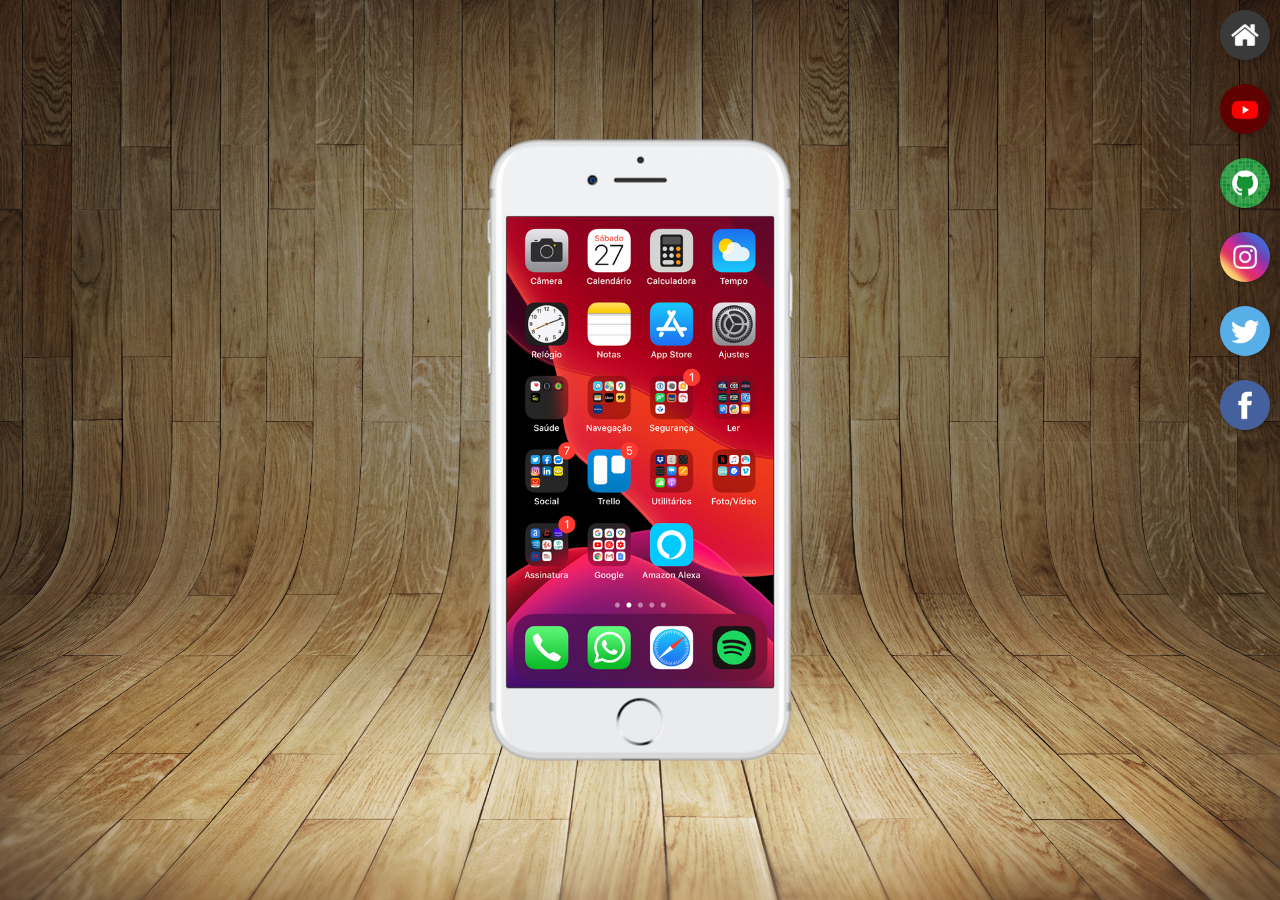
<file: index.html>
<!DOCTYPE html>
<html lang="pt-BR">
<head>
    <meta charset="UTF-8">
    <meta http-equiv="X-UA-Compatible" content="IE=edge">
    <meta name="viewport" content="width=device-width, initial-scale=1.0">
    <title>Sociais</title>

    <link rel="shortcut icon" href="imagens/favicon.ico" type="image/x-icon">
    <link rel="stylesheet" href="estilos/main.css">


</head>
<body>
    <main>
        <section id="telefone">
            <iframe src="paginas/home.html" name="tela" id="tela" frameborder="0">
                Seu navegador não é conpatível com isso!
            </iframe>
        </section>
        <section id="redes-sociais">
            <a href="paginas/home.html" target="tela"><img src="imagens/logo-home.jpg" alt="Home"></a><br>
            <a href="paginas/youtube.html" target="tela"><img src="imagens/logo-youtube.jpg" alt="Youtuber"></a><br>
            <a href="paginas/github.html" target="tela"><img src="imagens/logo-github.jpg" alt="Github"></a><br>
            <a href="paginas/instagram.html" target="tela"><img src="imagens/logo-instagram.jpg" alt="Instagram"></a><br>
            <a href="paginas/twitter.html" target="tela"><img src="imagens/logo-twitter.jpg" alt="Twitter"></a><br>
            <a href="paginas/facebook.html" target="tela"><img src="imagens/logo-facebook.jpg" alt="Facebook"></a>
        </section>
    </main>
</body>
</html>
</file>
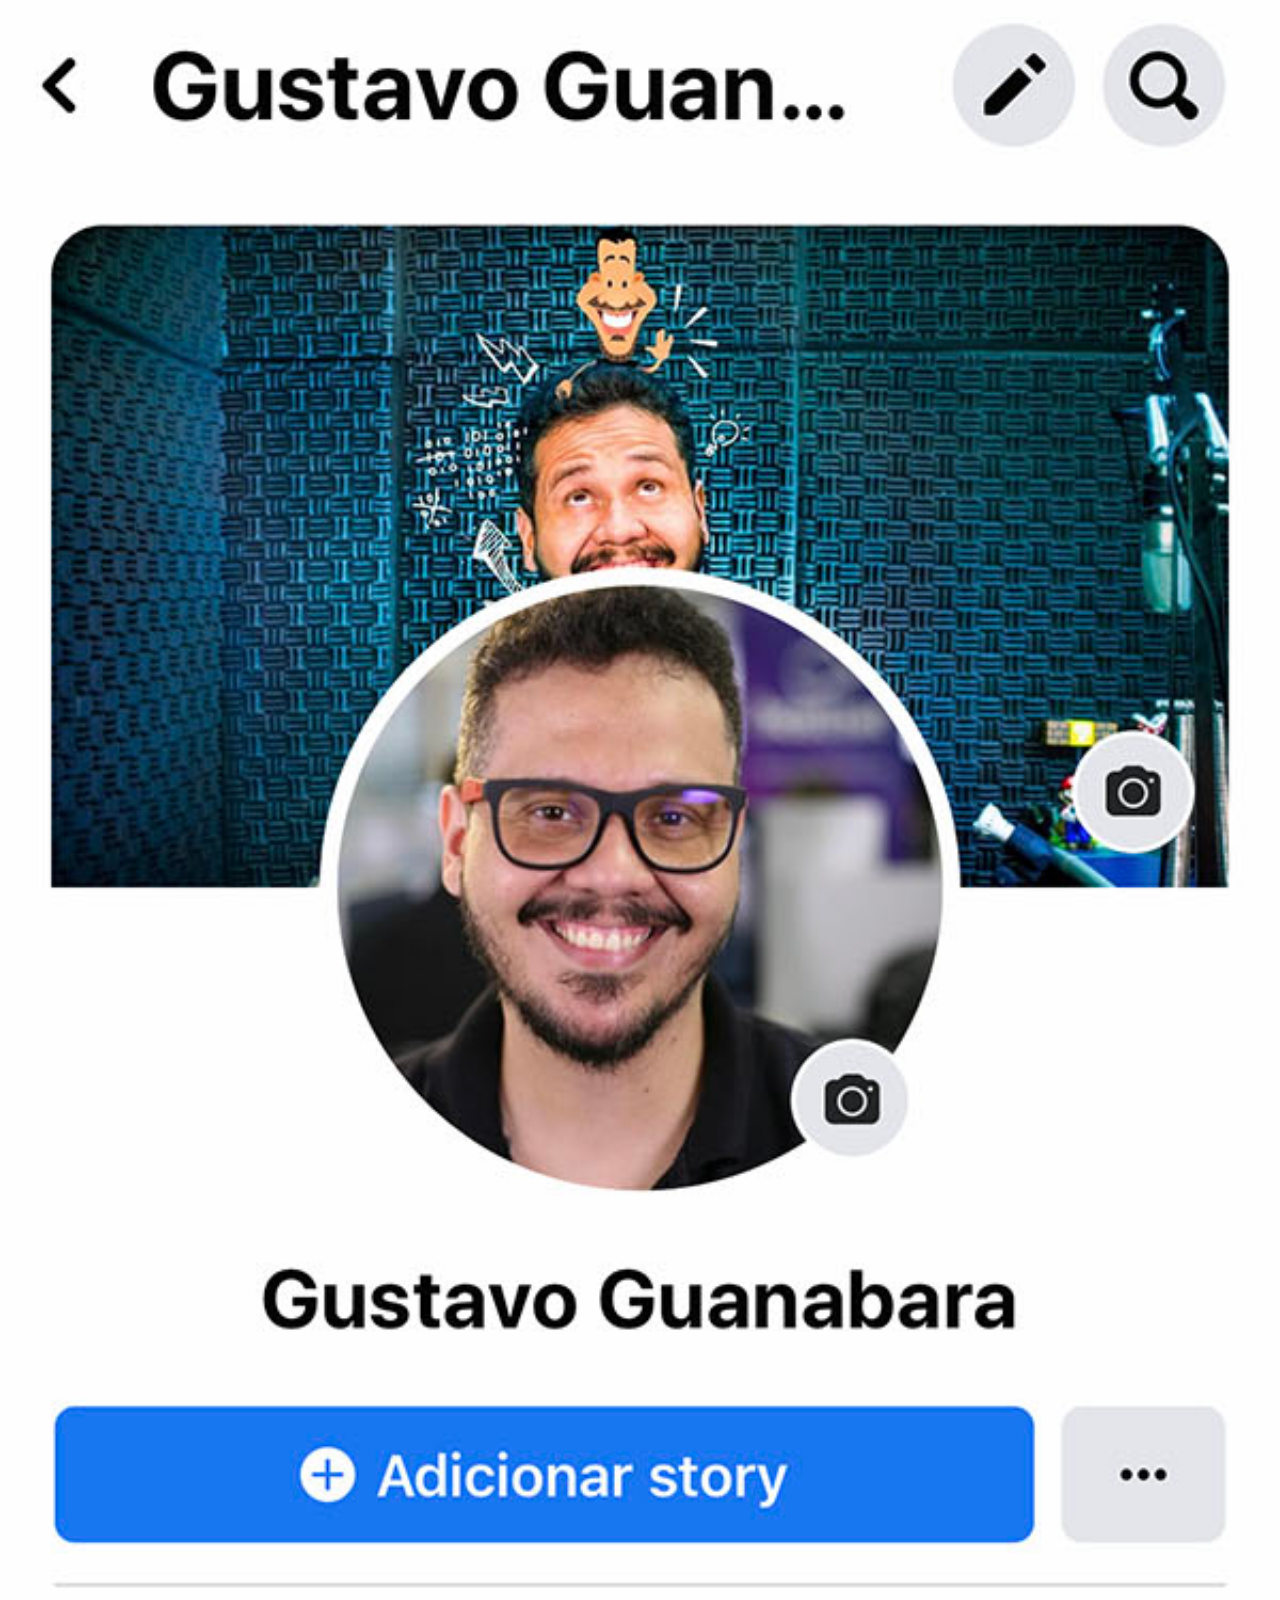
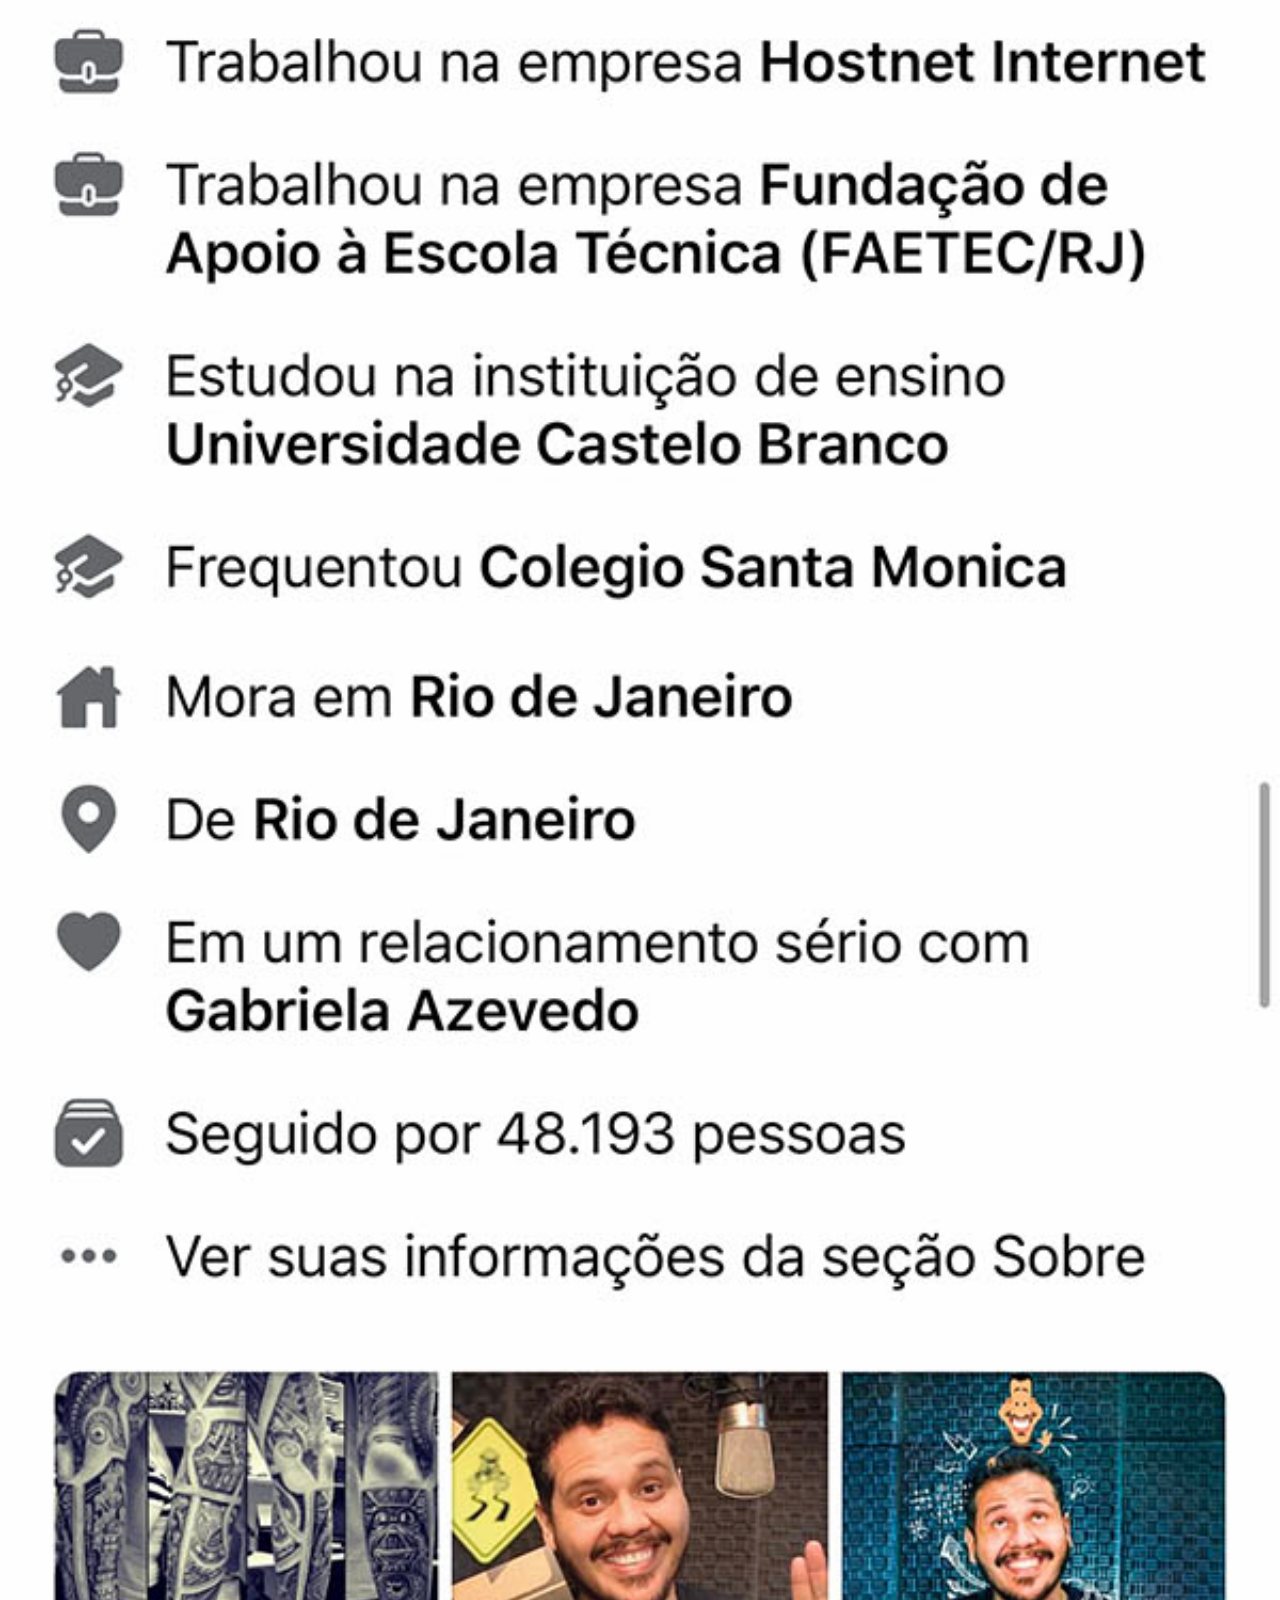
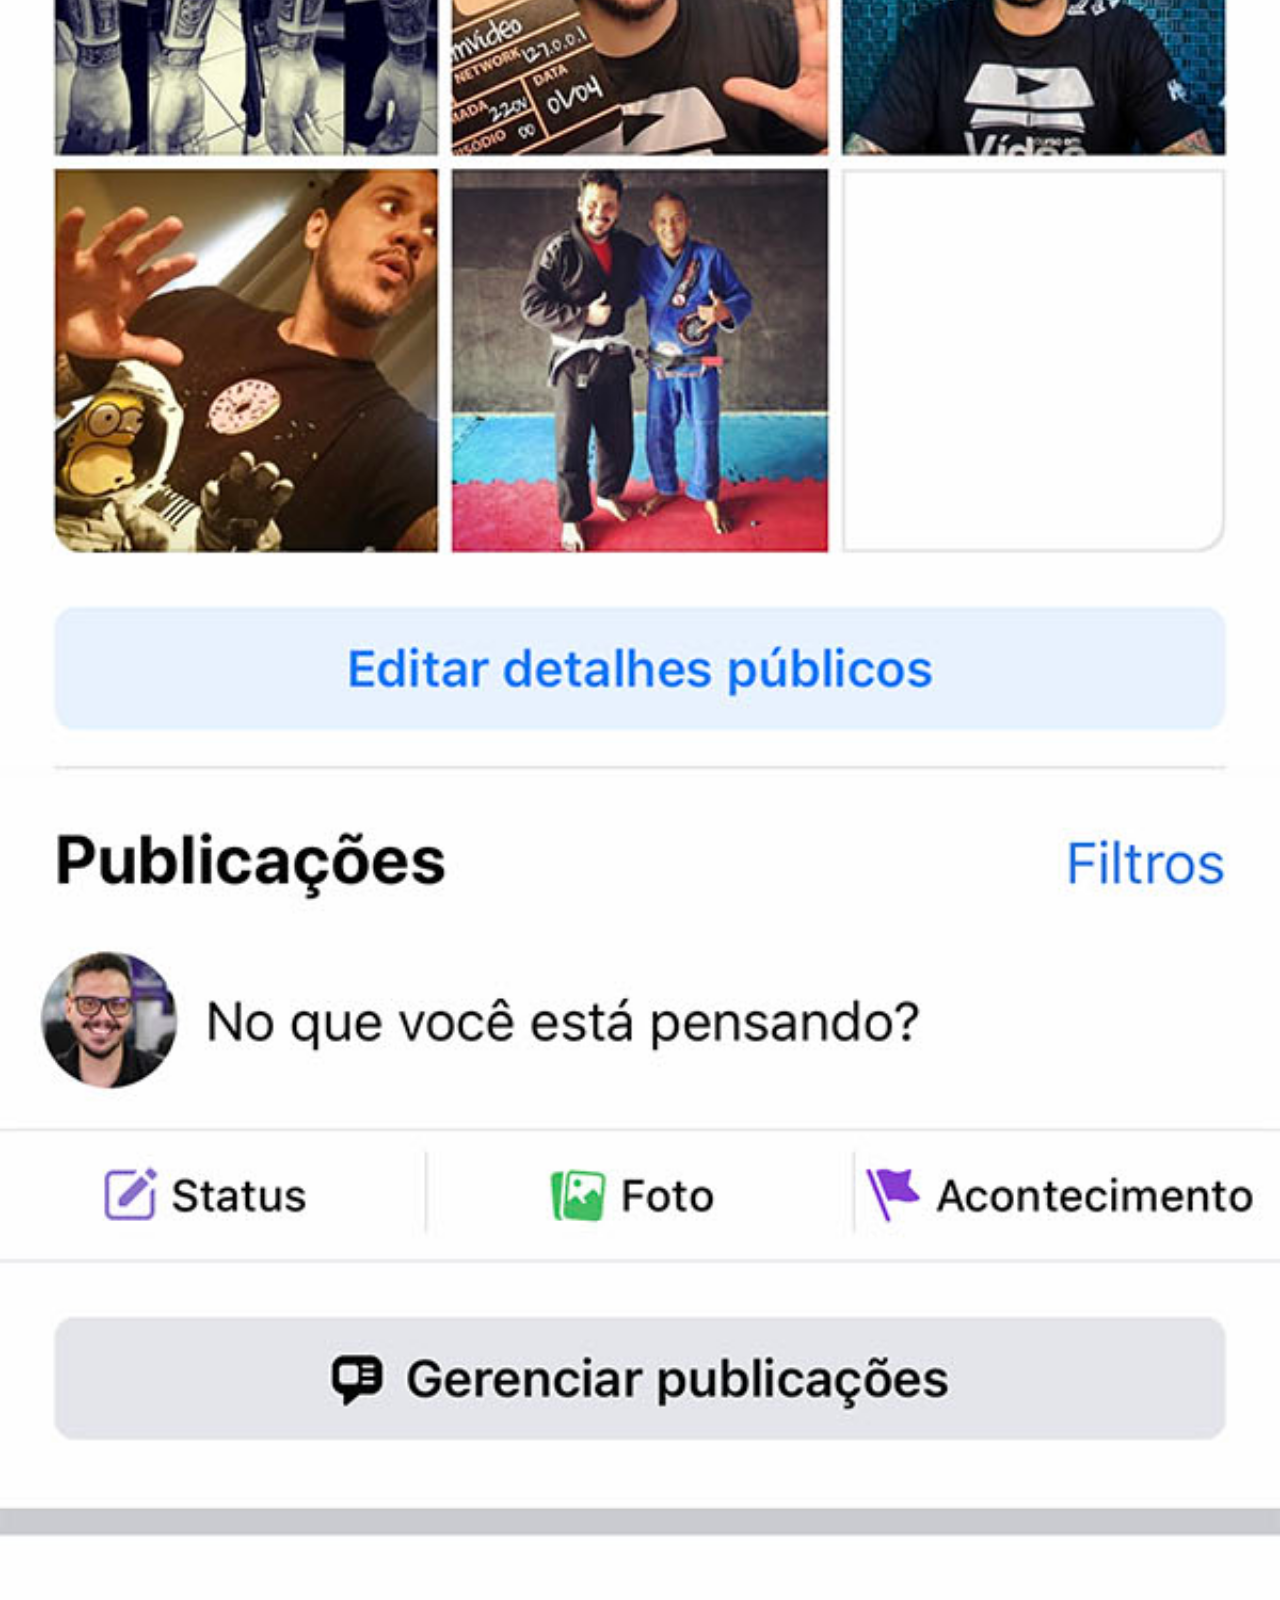
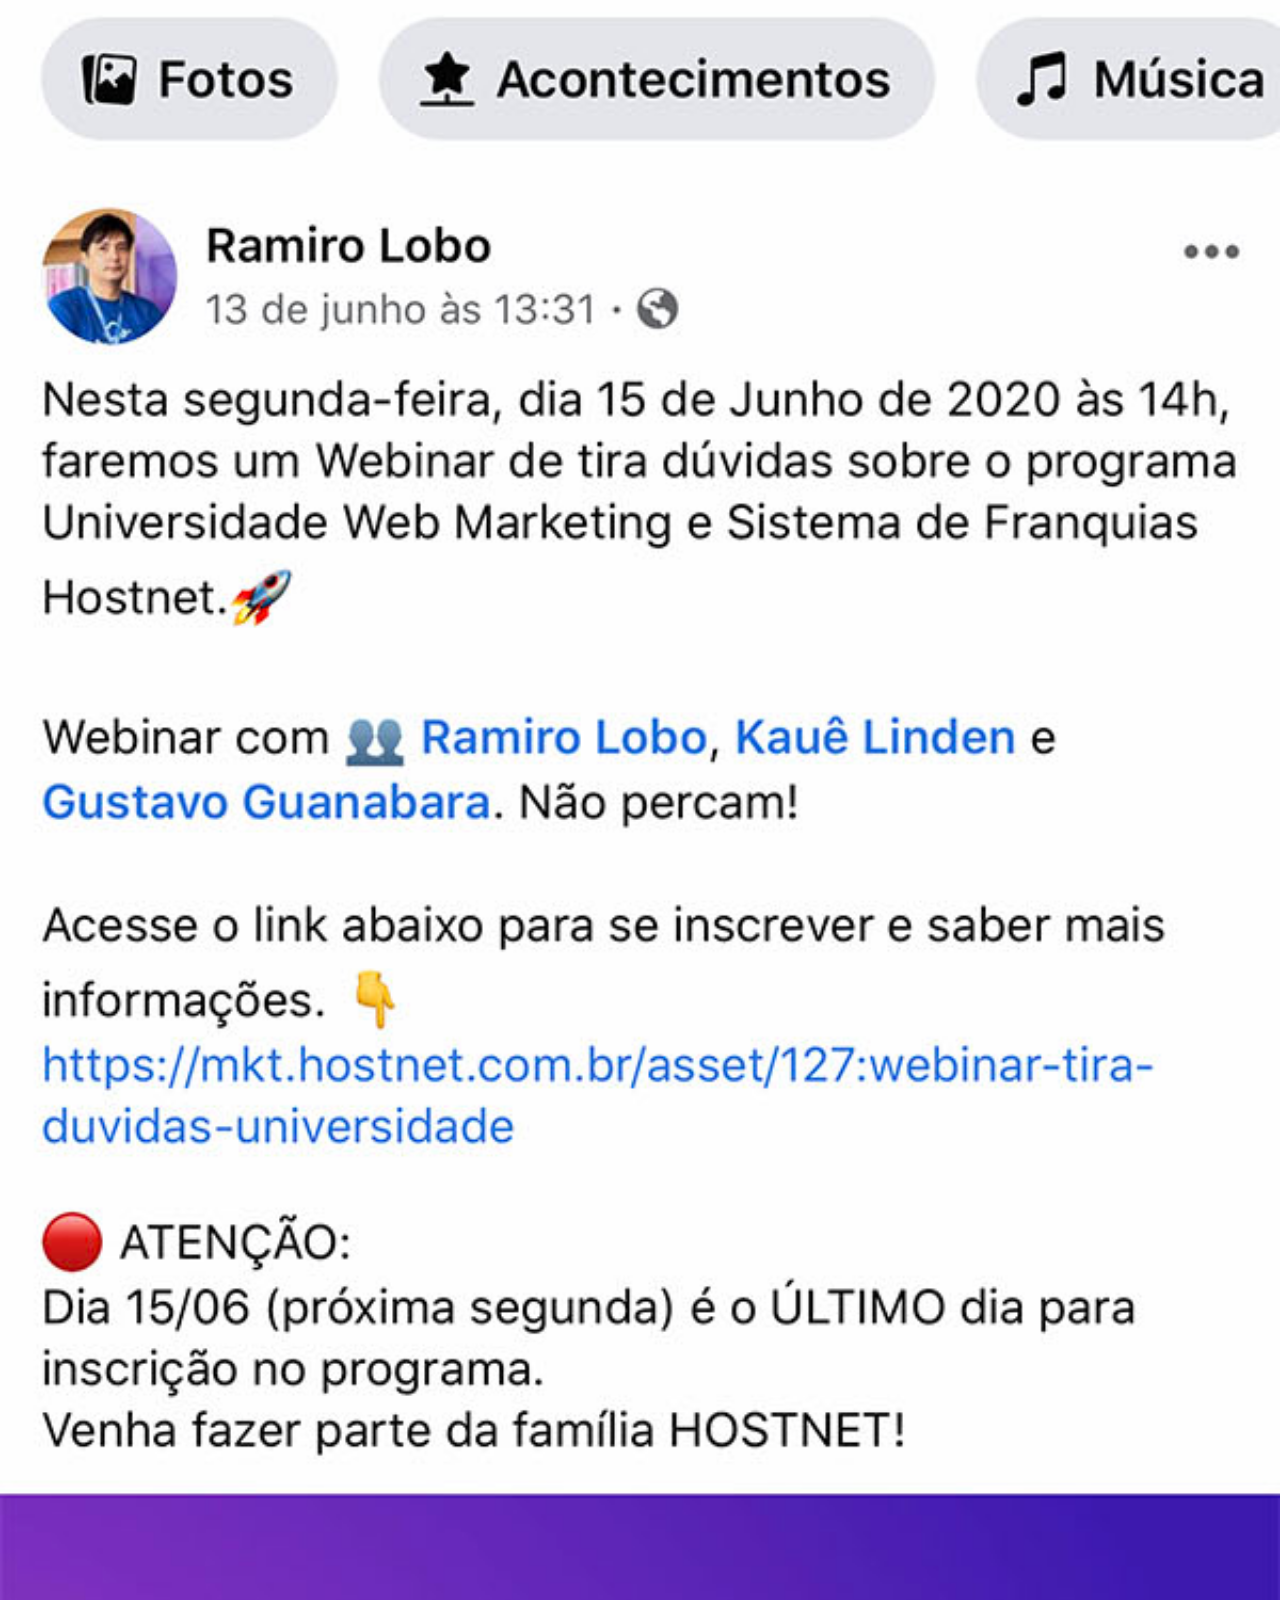
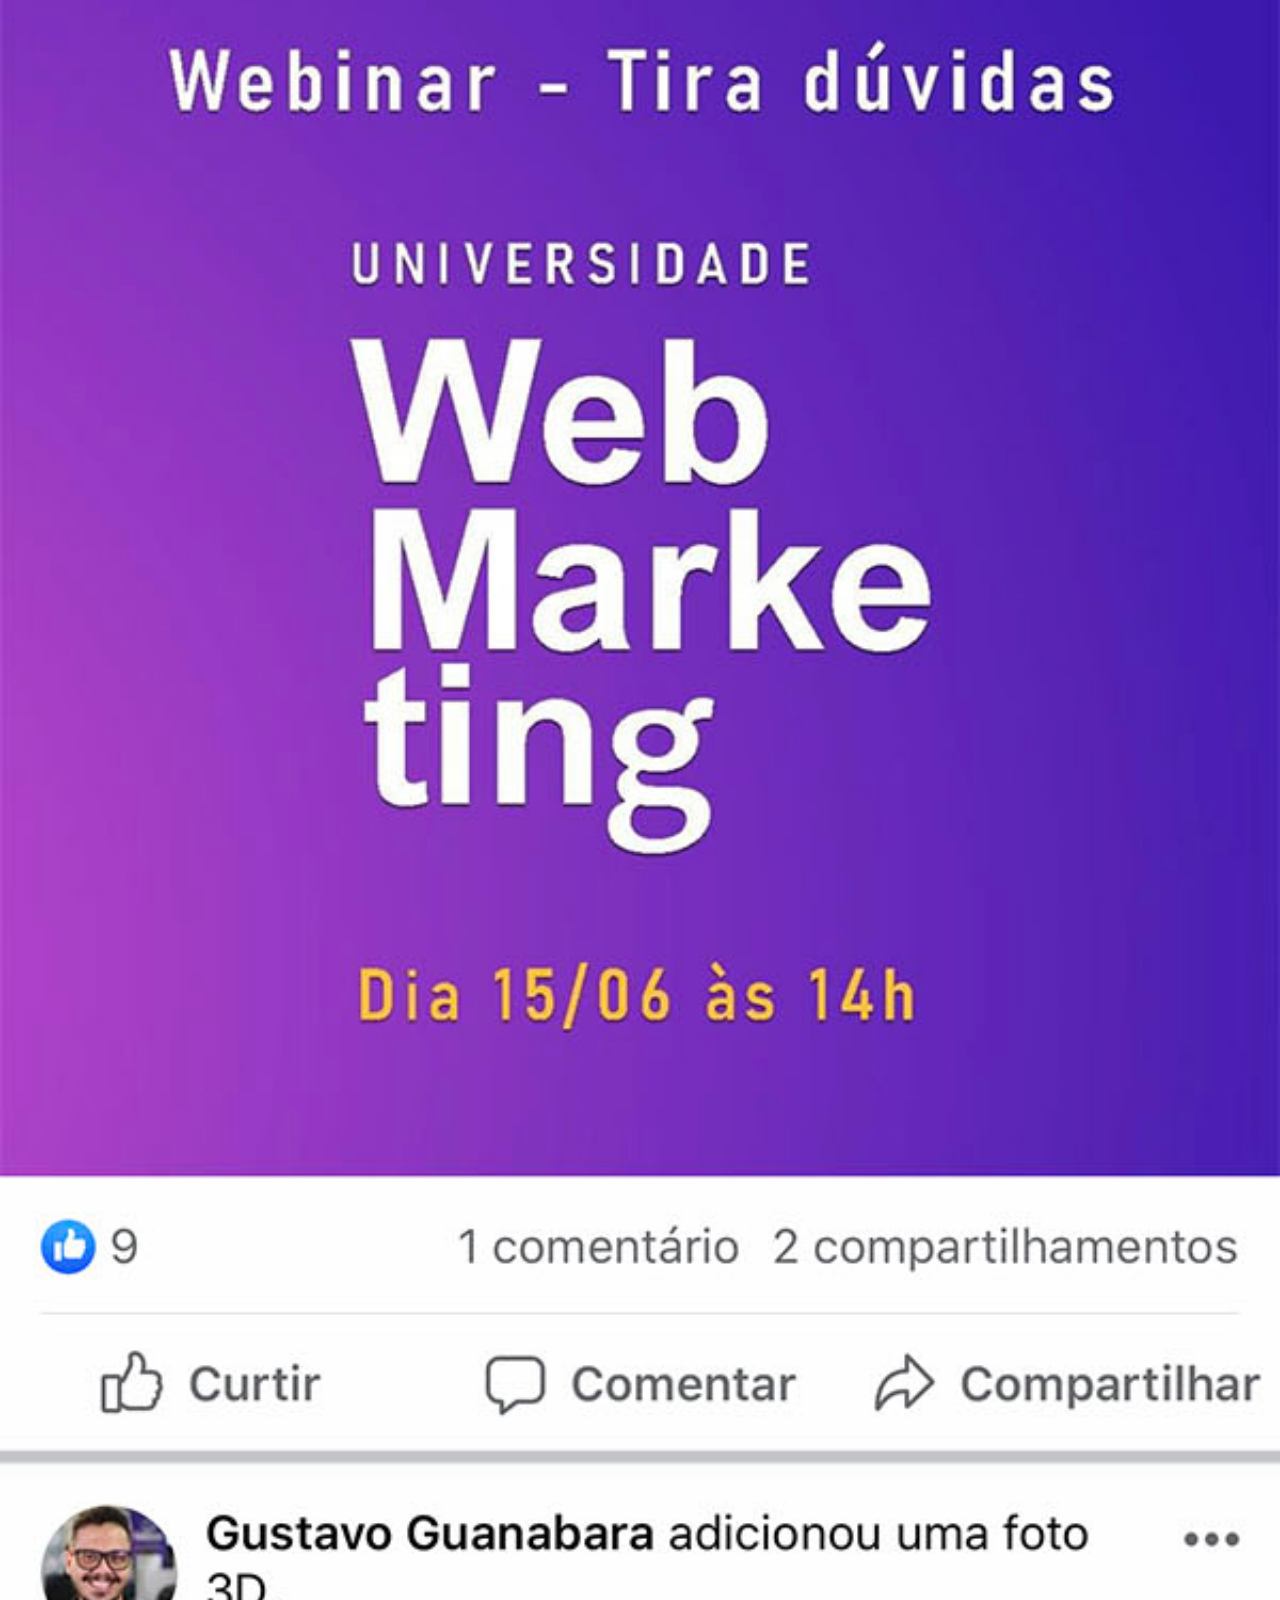
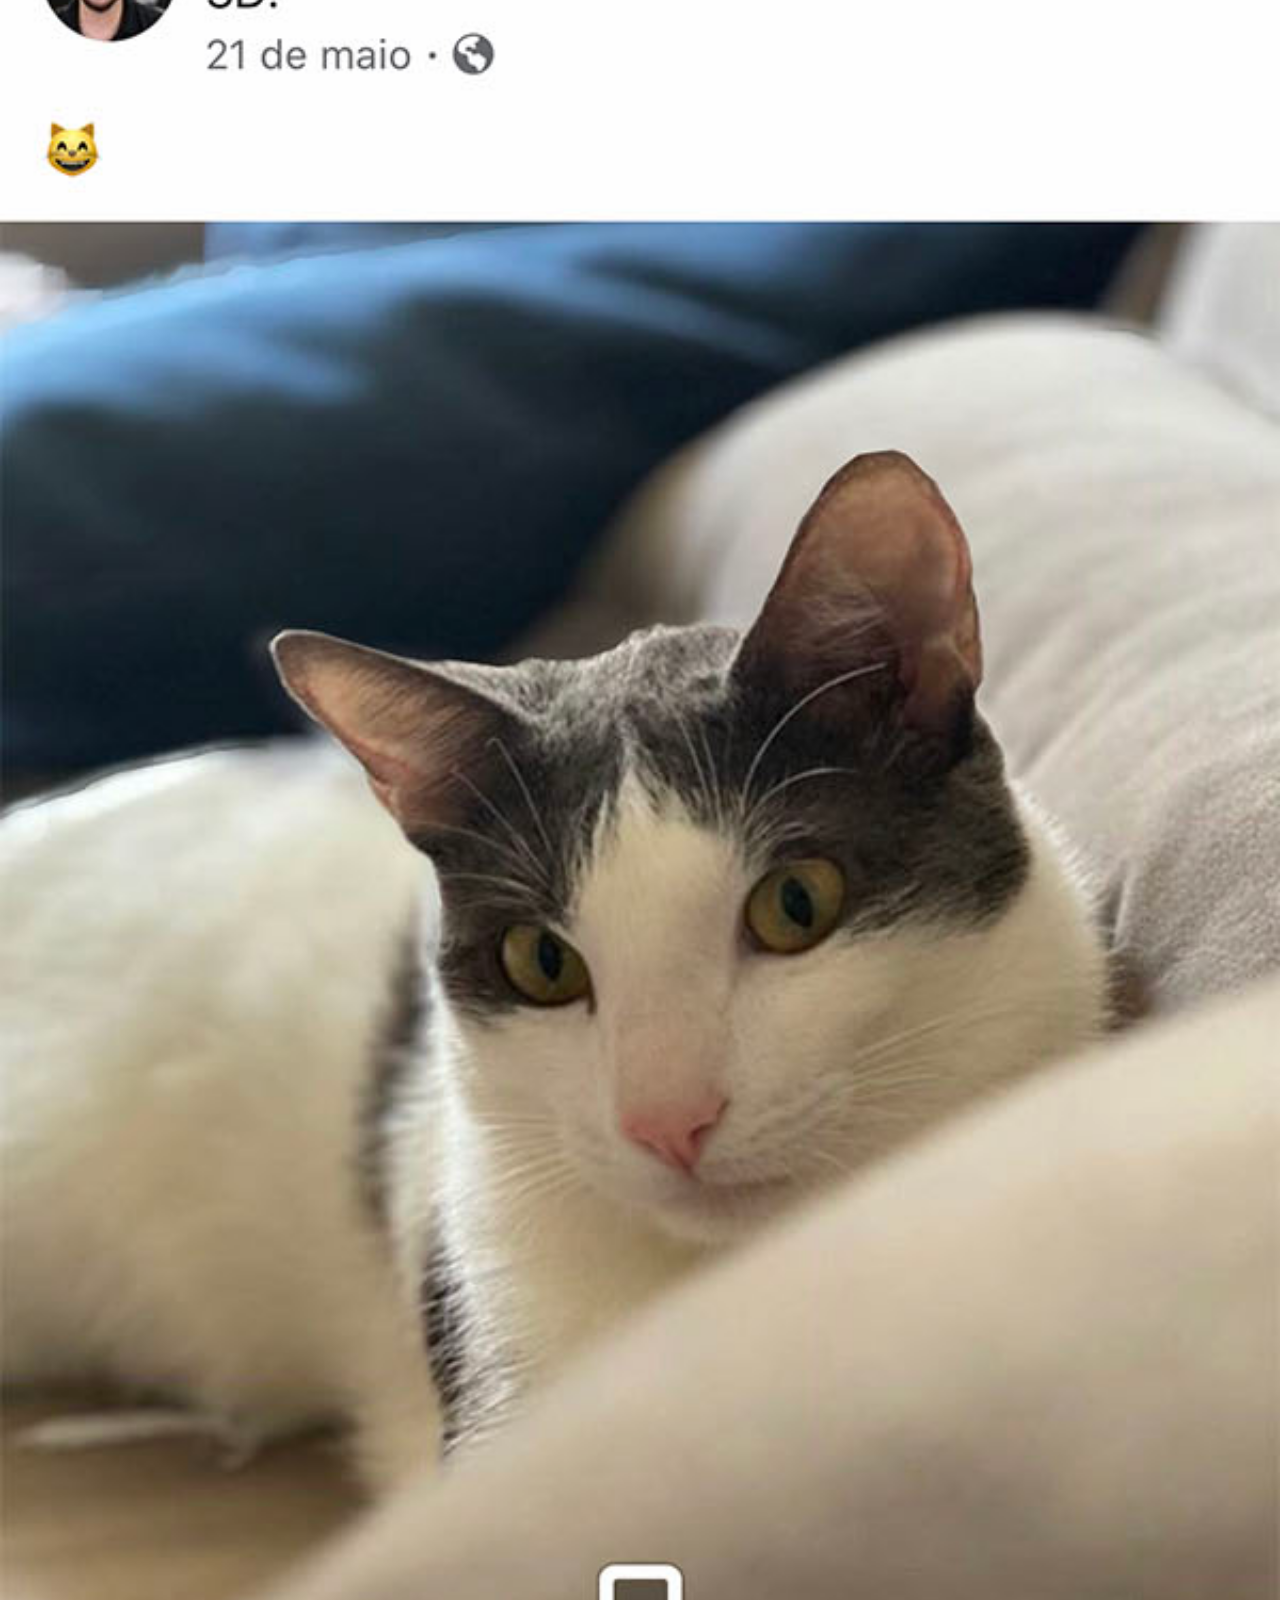
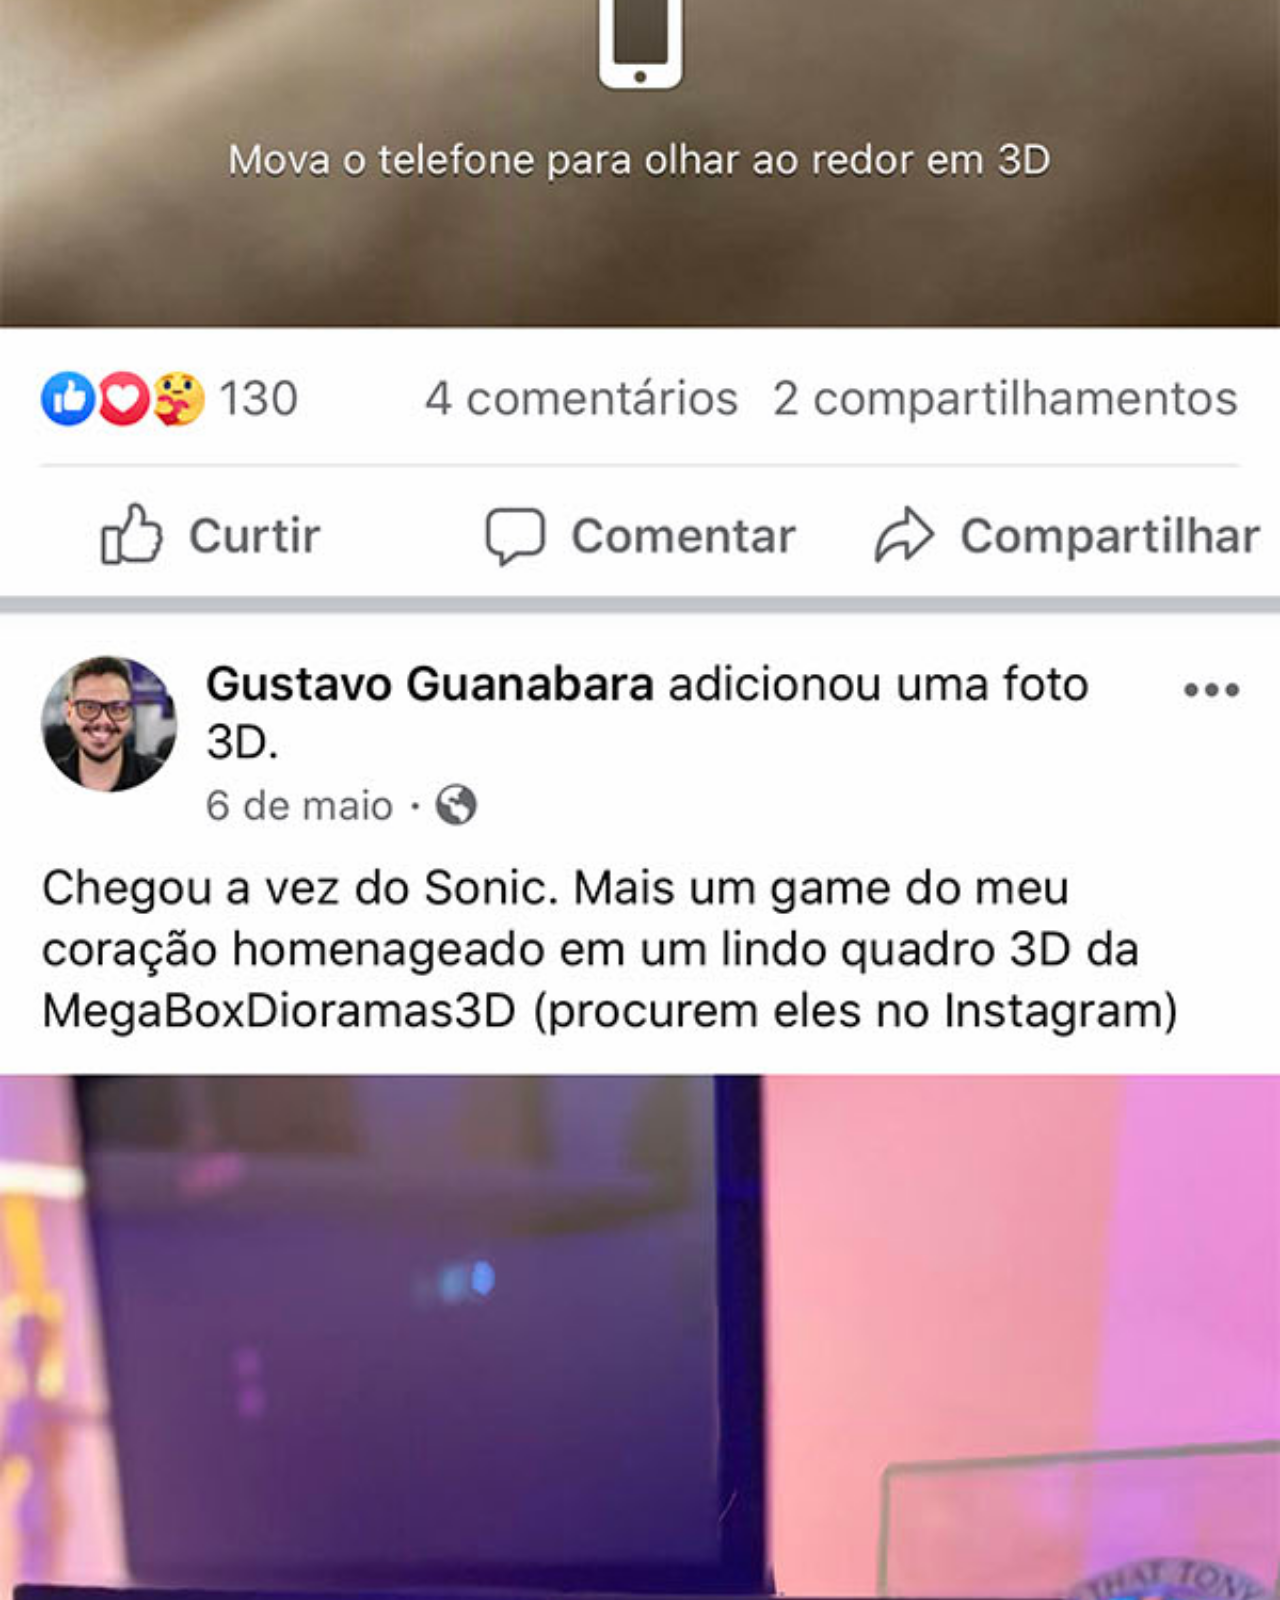
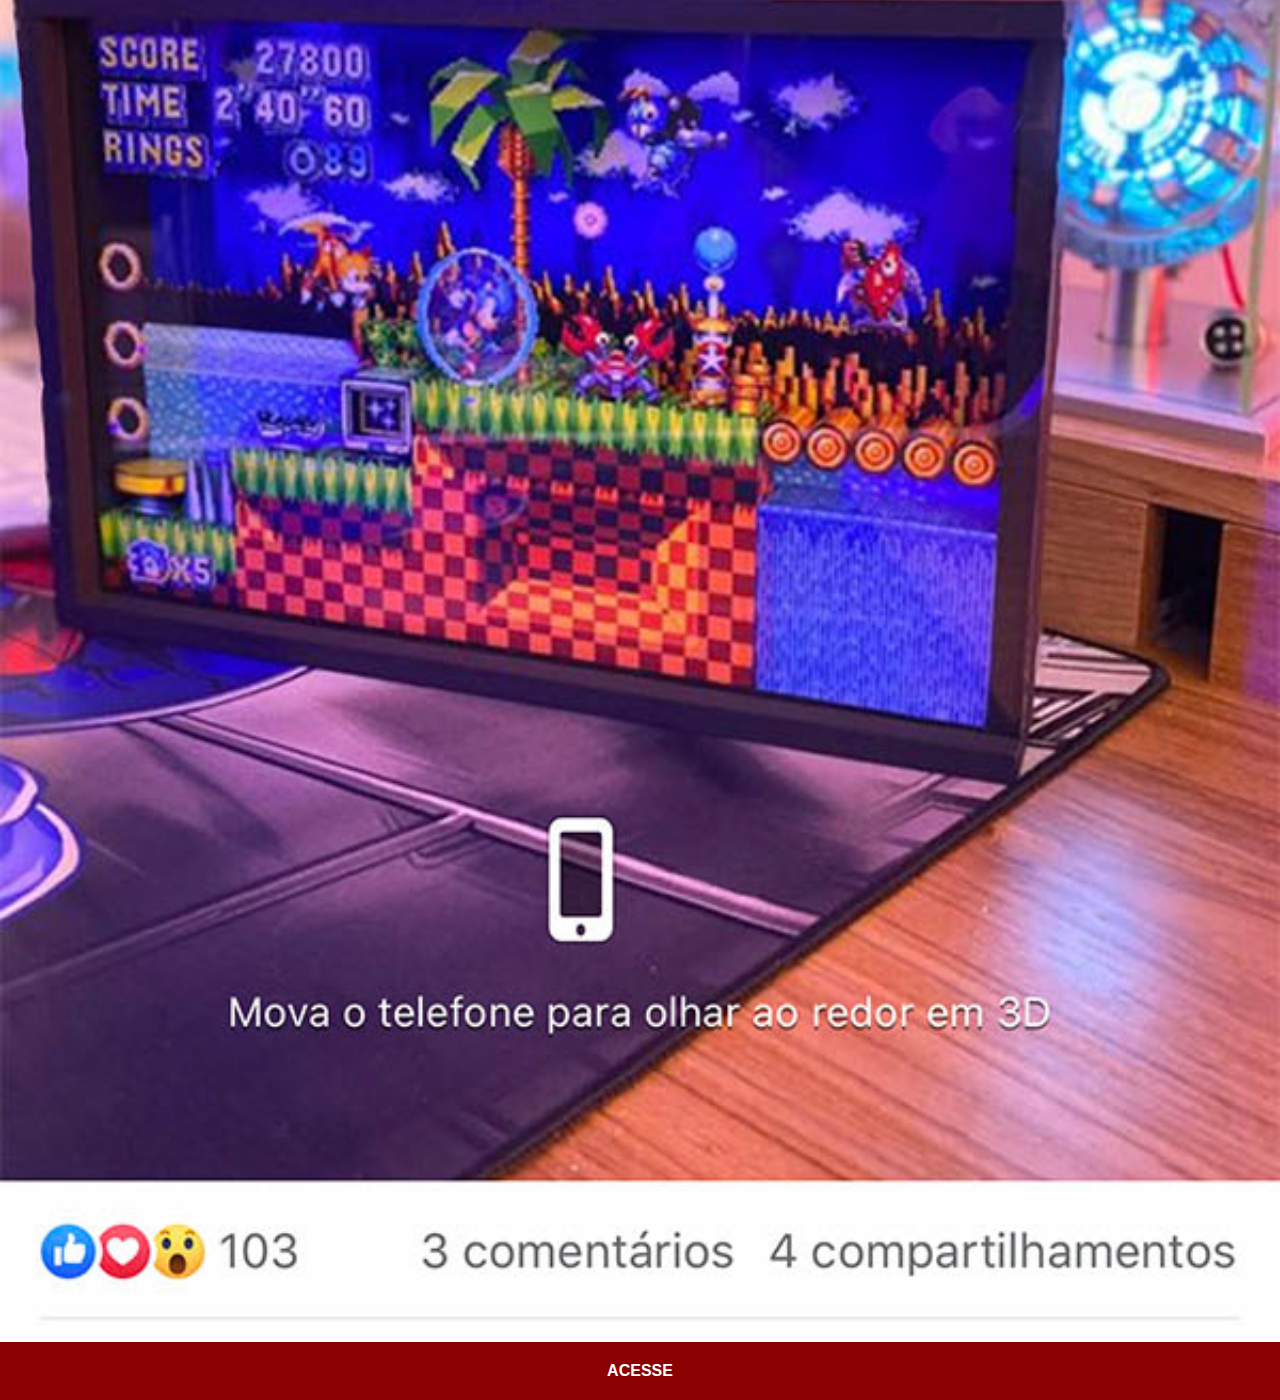
<file: paginas/facebook.html>
<!DOCTYPE html>
<html lang="pt-BR">
<head>
    <meta charset="UTF-8">
    <meta http-equiv="X-UA-Compatible" content="IE=edge">
    <meta name="viewport" content="width=device-width, initial-scale=1.0">
    <title>Facebook</title>

    <link rel="stylesheet" href="../estilos/sociais.css">

</head>
<body>
    <img src="../imagens/tela-facebook.jpg" alt="Facebook">
    <a href="https://pt-br.facebook.com/" target="_blank">ACESSE</a>
</body>
</html>
</file>
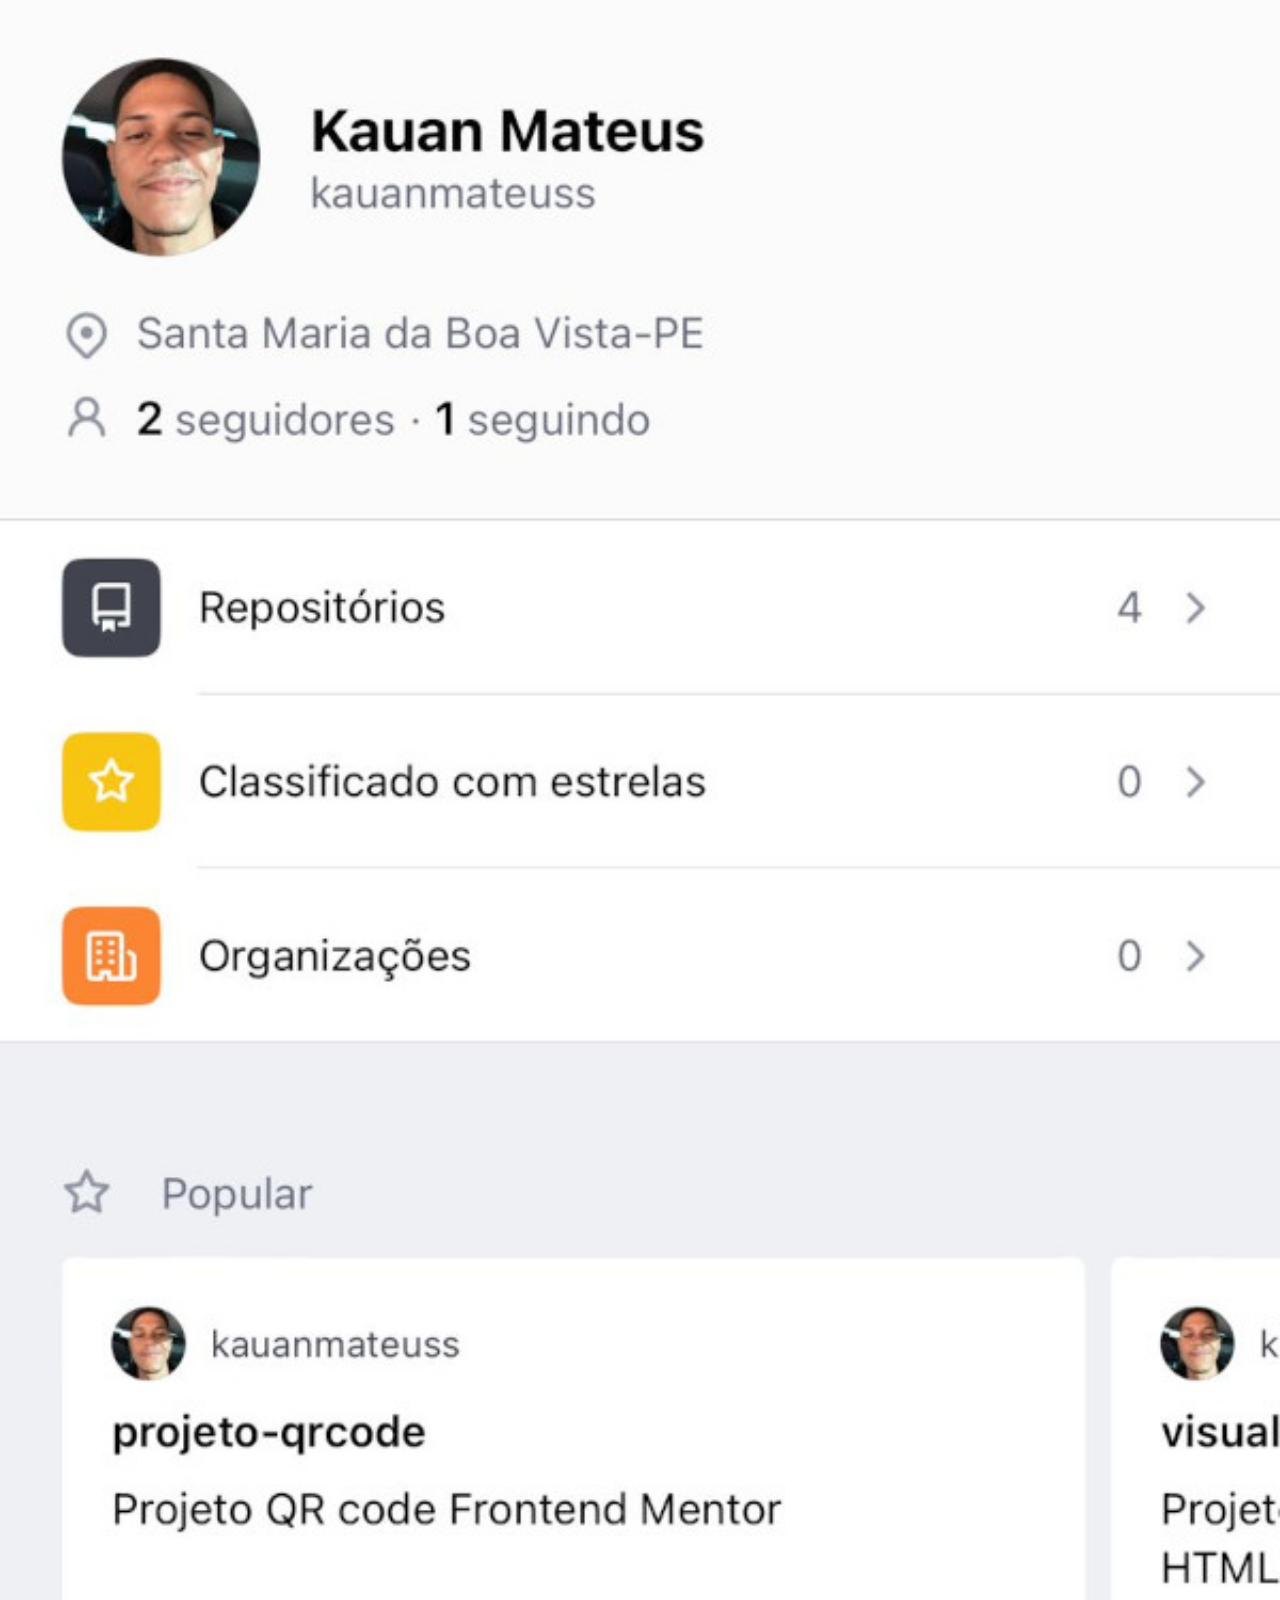
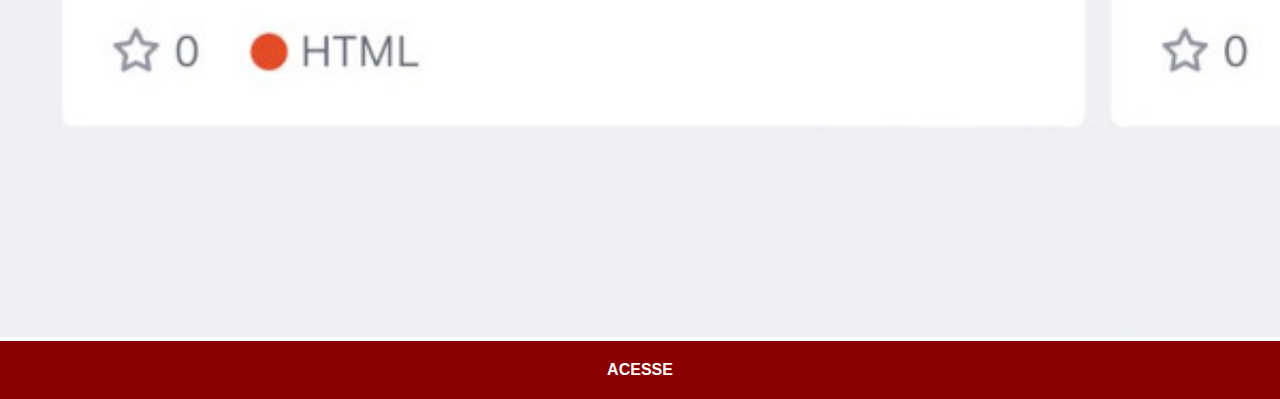
<file: paginas/github.html>
<!DOCTYPE html>
<html lang="pt-BR">
<head>
    <meta charset="UTF-8">
    <meta http-equiv="X-UA-Compatible" content="IE=edge">
    <meta name="viewport" content="width=device-width, initial-scale=1.0">
    <title>Github</title>

    <link rel="stylesheet" href="../estilos/sociais.css">

</head>
<body>
    <img src="../imagens/github.jpg" alt="Github">
    <a href="https://github.com/kauanmateuss" target="_blank">ACESSE</a>
</body>
</html>
</file>
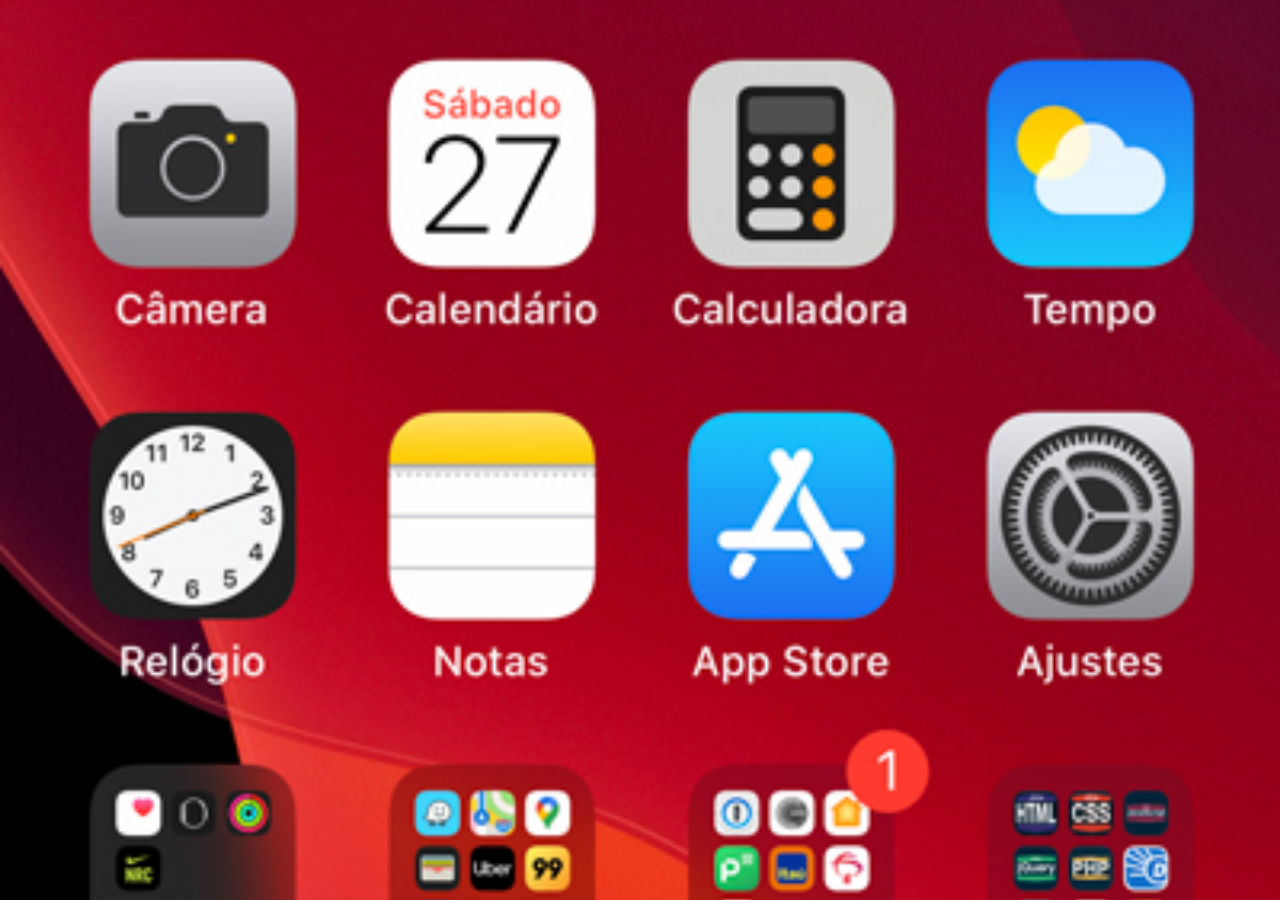
<file: paginas/home.html>
<!DOCTYPE html>
<html lang="pt-BR">
<head>
    <meta charset="UTF-8">
    <meta http-equiv="X-UA-Compatible" content="IE=edge">
    <meta name="viewport" content="width=device-width, initial-scale=1.0">
    <title>Home</title>
</head>

<style>
    * {
        margin: 0px;
        padding: 0px;
    }

    body {
        width: 100vw;
        height: 100vh;
        background: black url('../imagens/tela-home.jpg') no-repeat top center;
        background-size: cover;
    }
</style>

<body>
    
</body>
</html>
</file>
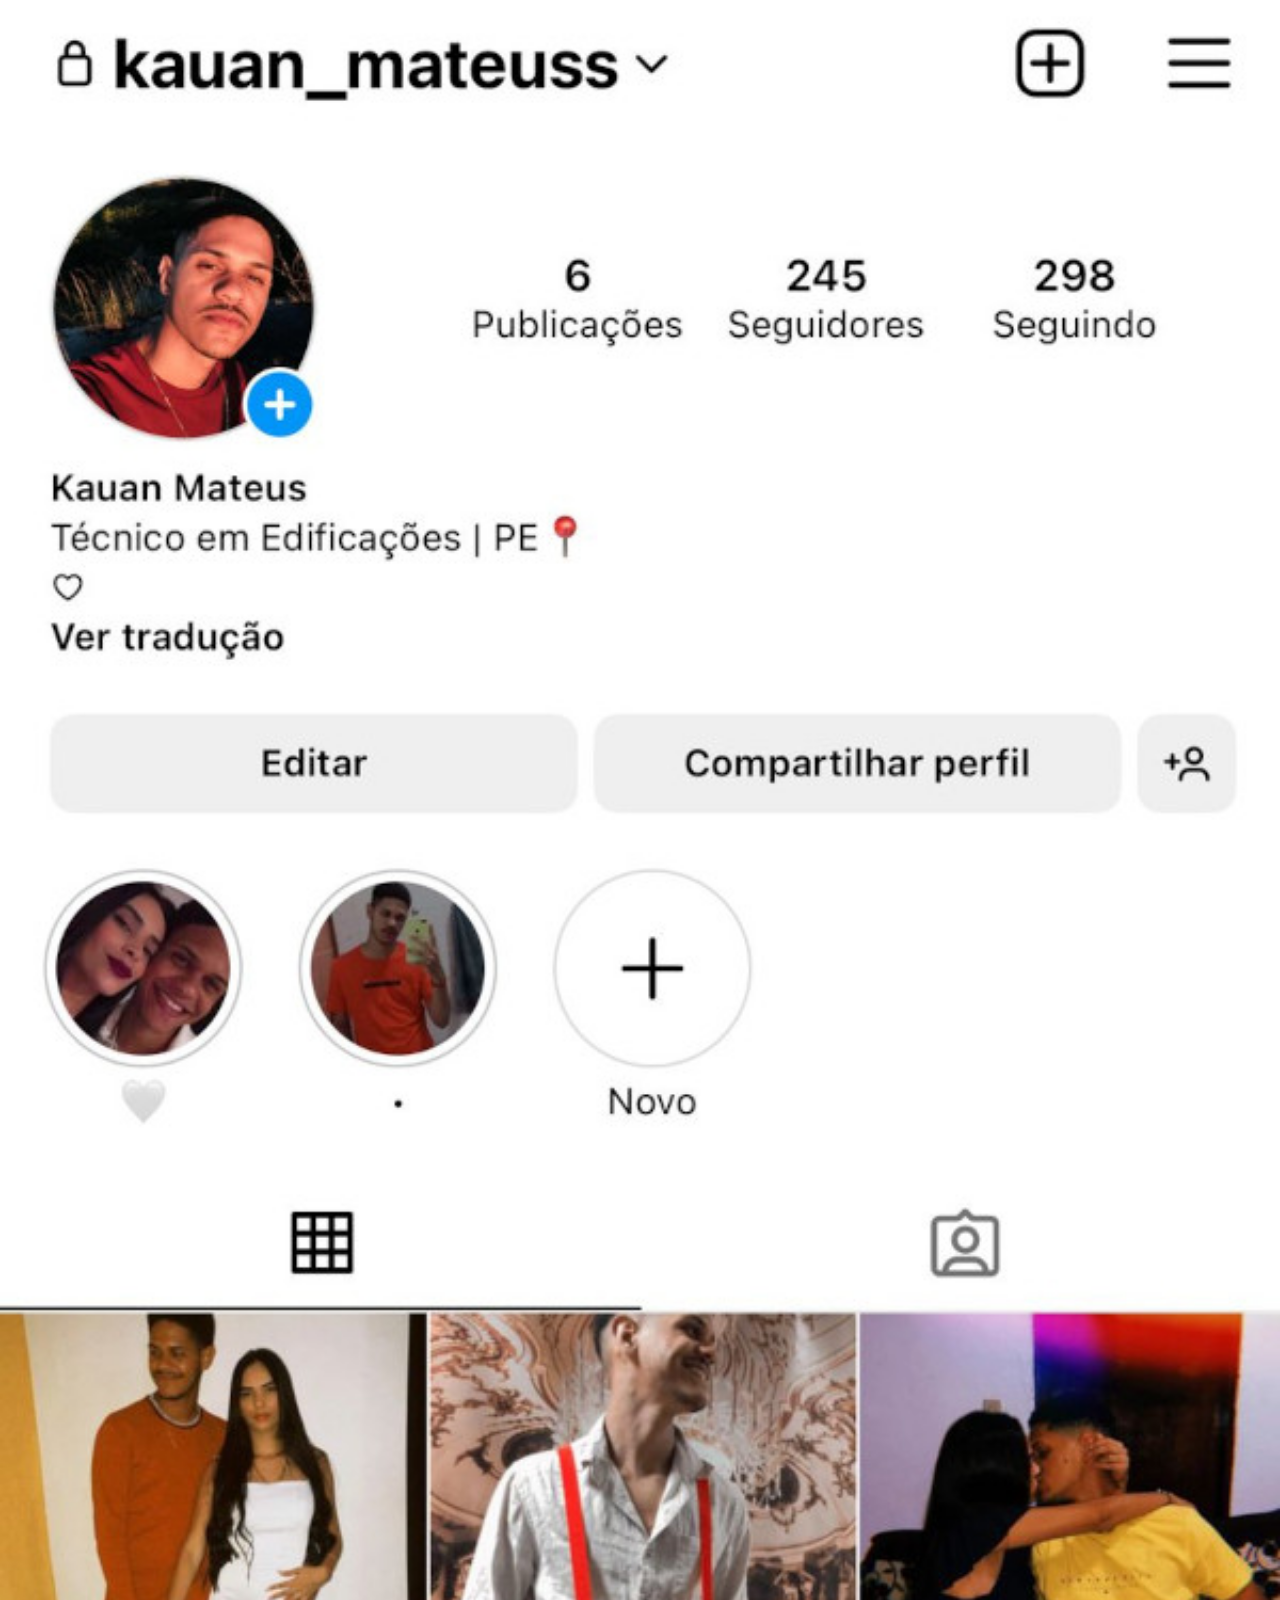
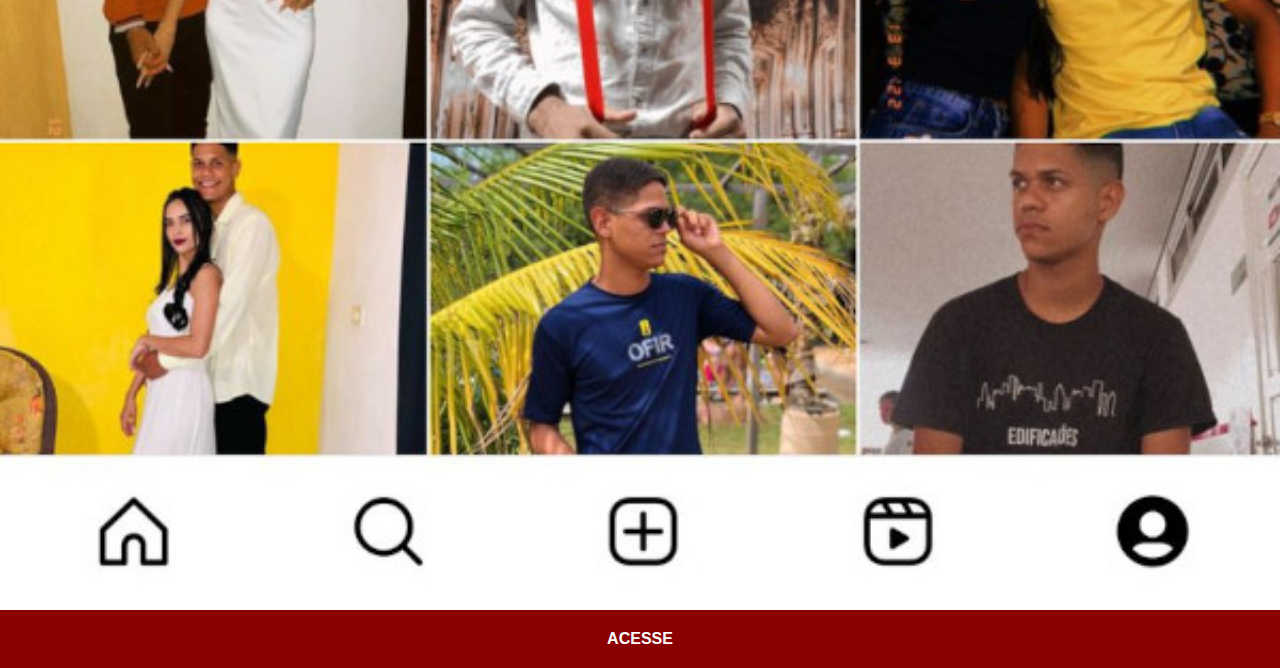
<file: paginas/instagram.html>
<!DOCTYPE html>
<html lang="pt-BR">
<head>
    <meta charset="UTF-8">
    <meta http-equiv="X-UA-Compatible" content="IE=edge">
    <meta name="viewport" content="width=device-width, initial-scale=1.0">
    <title>Instagram</title>
    
    <link rel="stylesheet" href="../estilos/sociais.css">

</head>
<body>
    <img src="../imagens/instagram.jpg" alt="Instagram">
    <a href="https://www.instagram.com/" target="_blank">ACESSE</a>
</body>
</html>
</file>
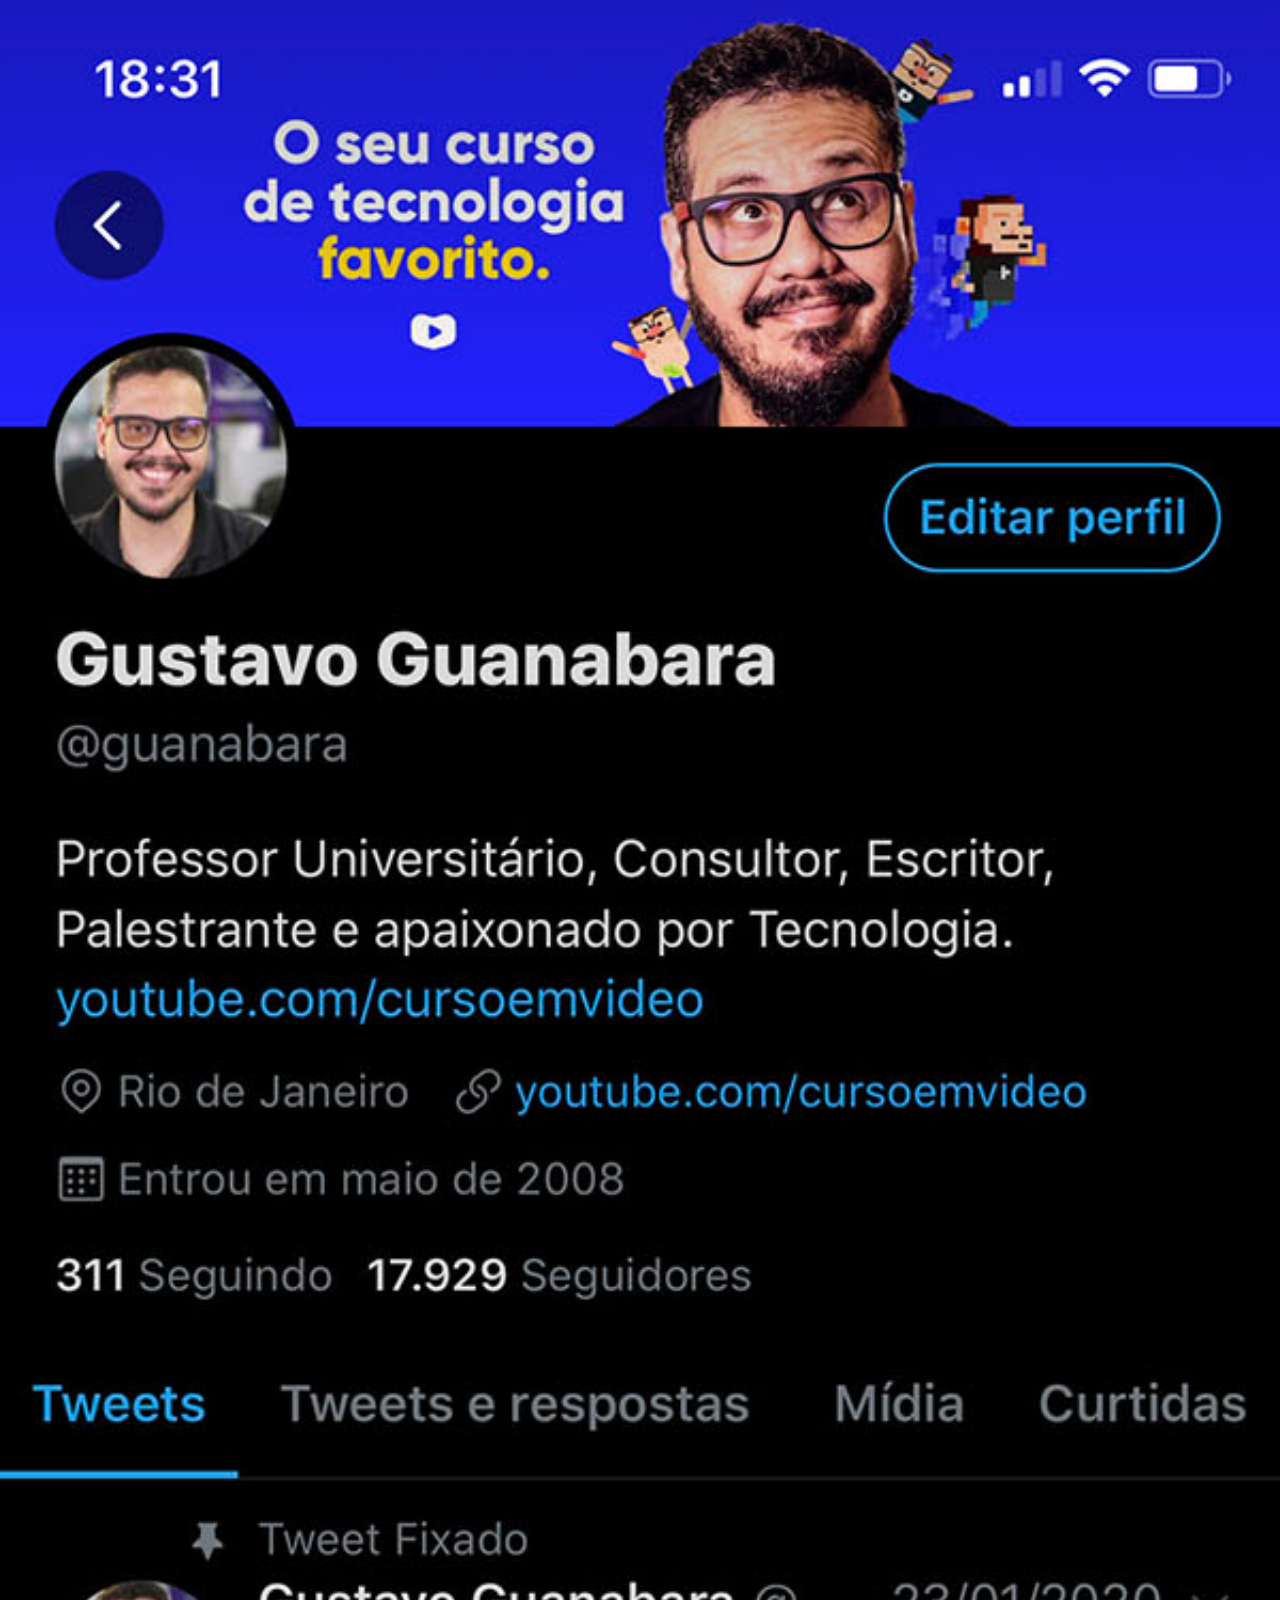
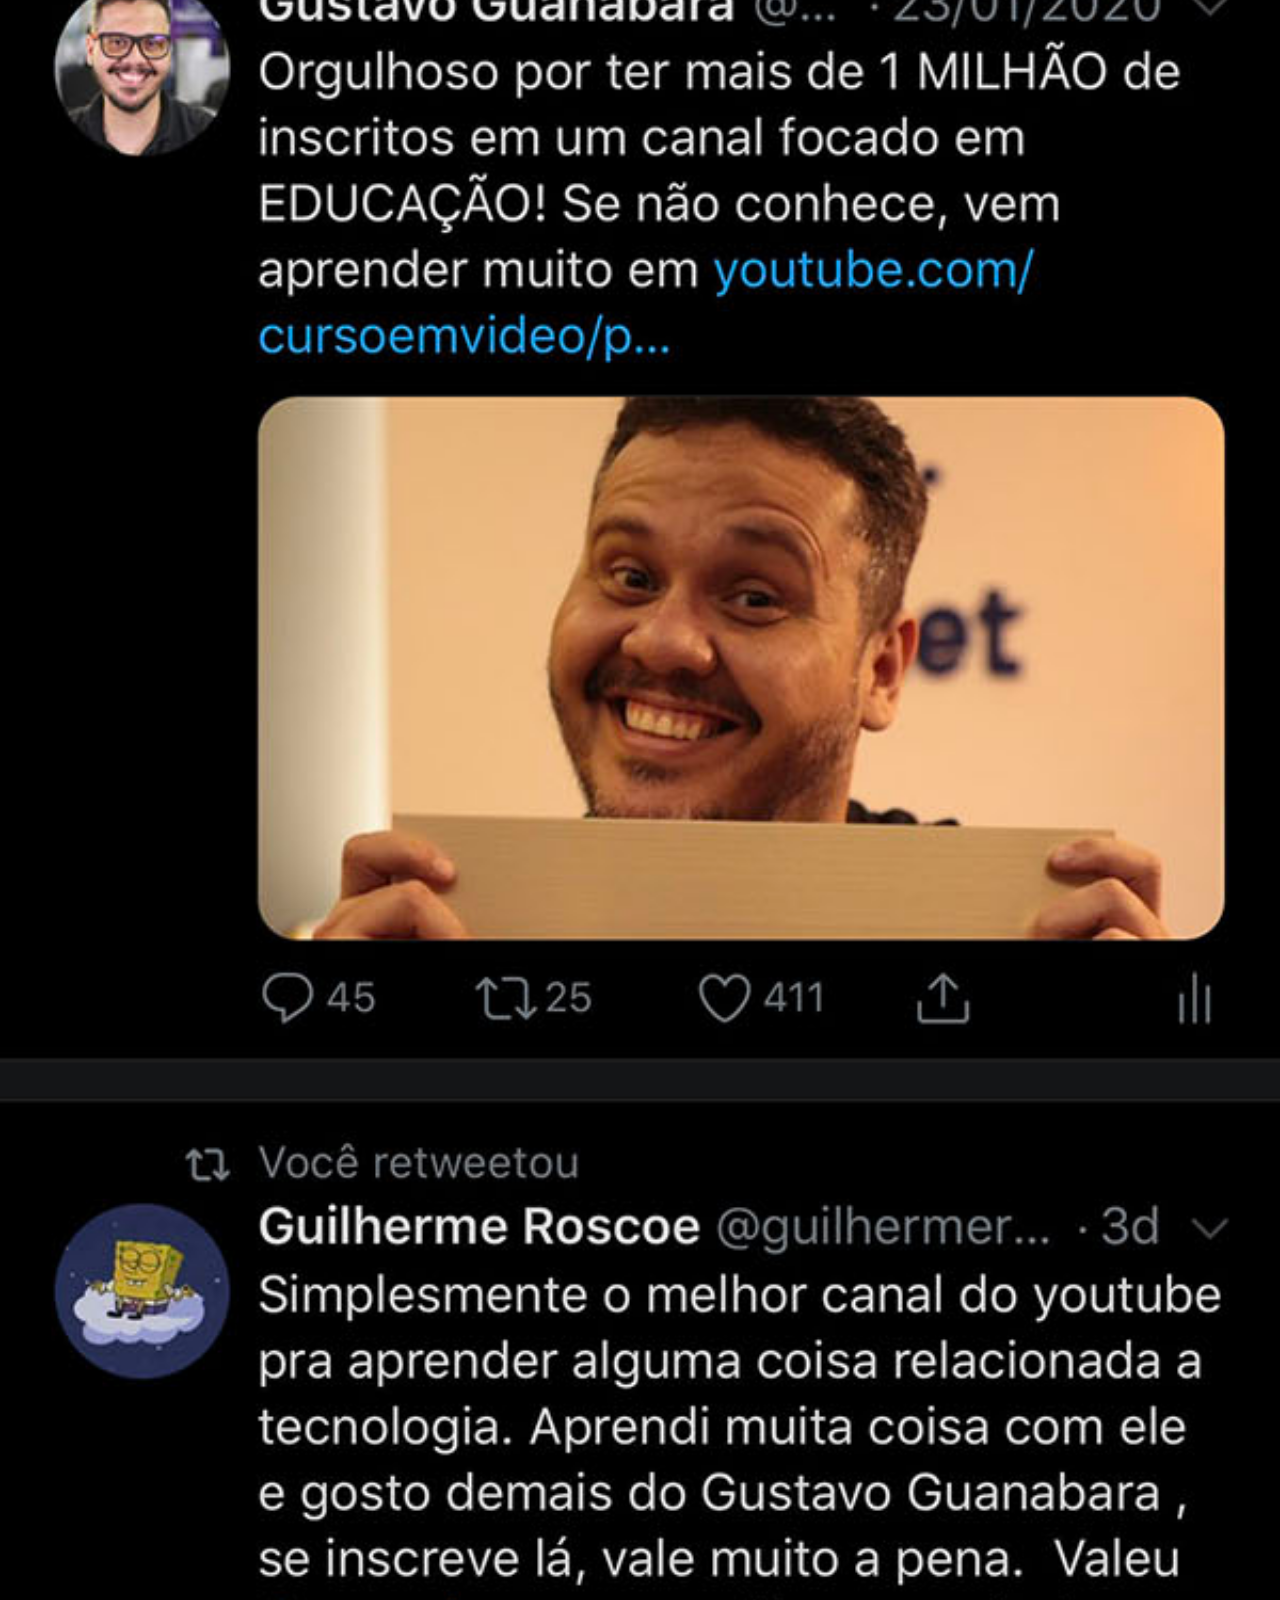
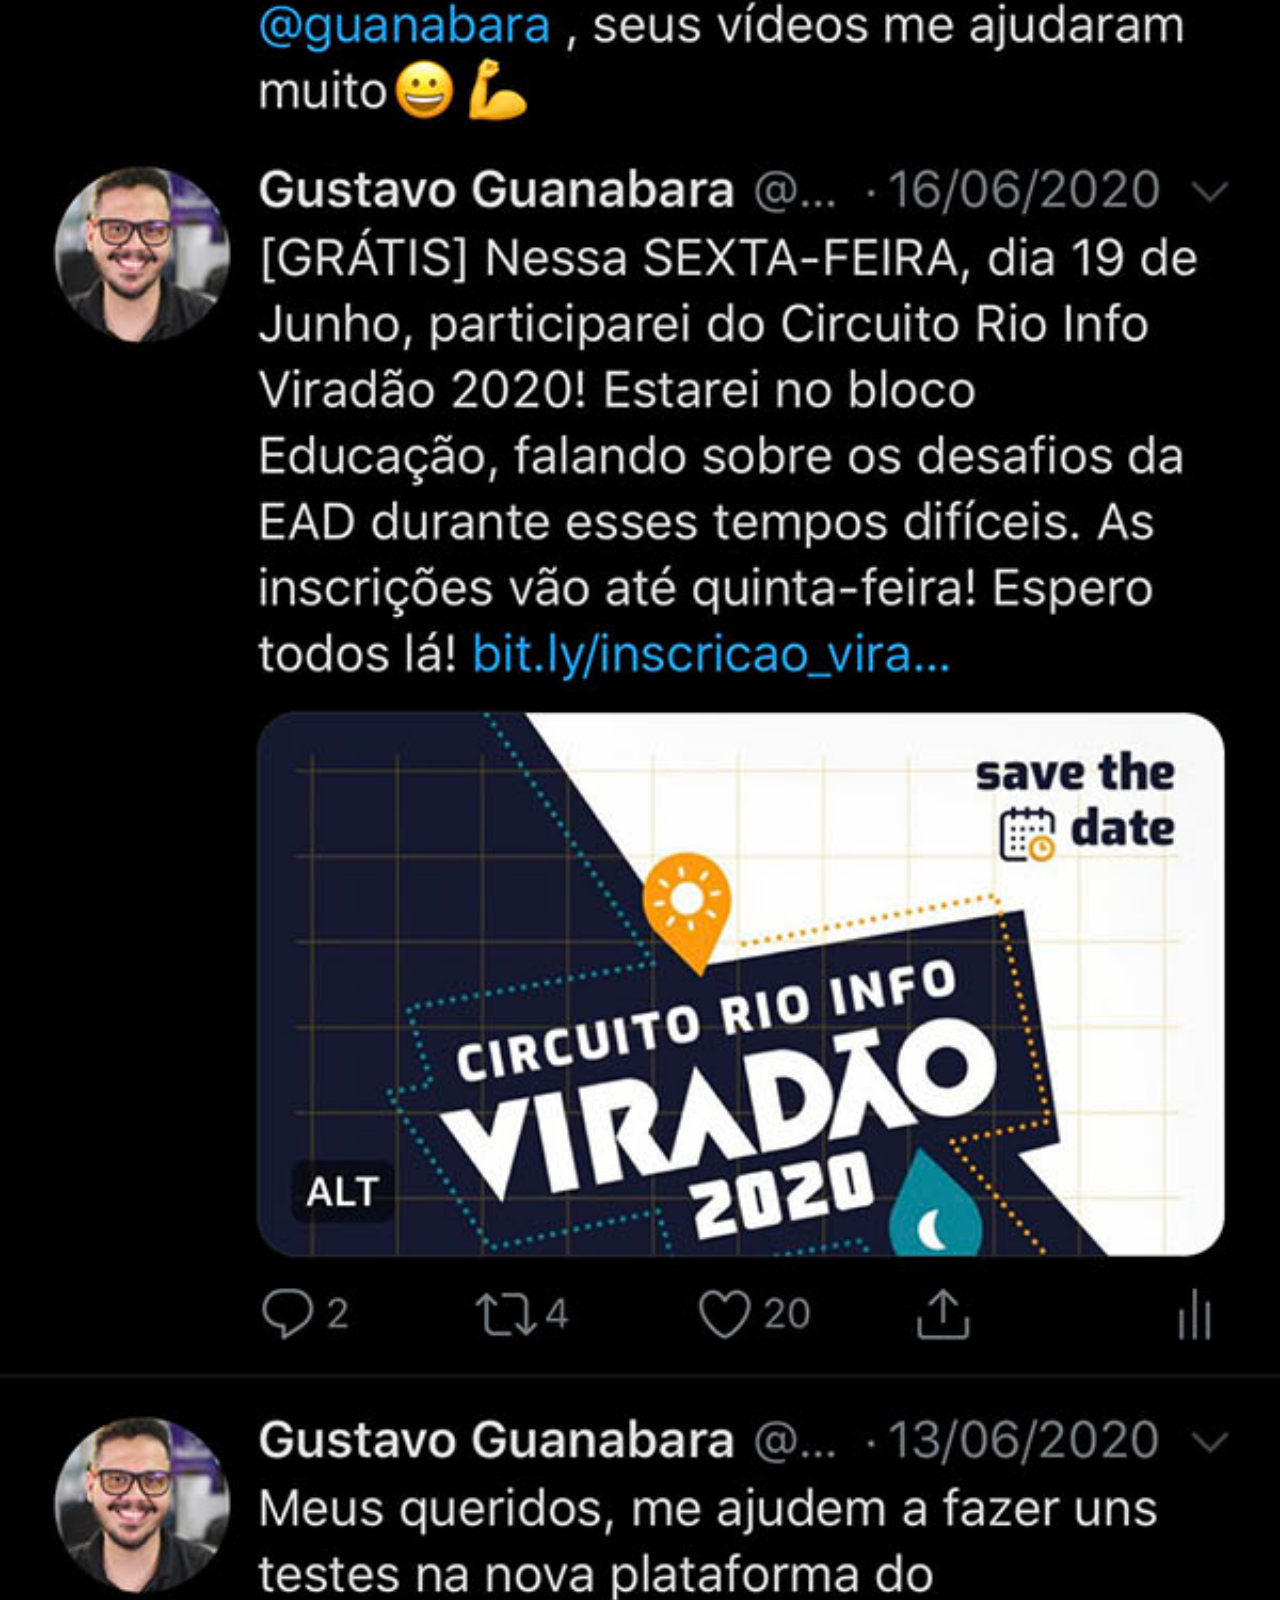
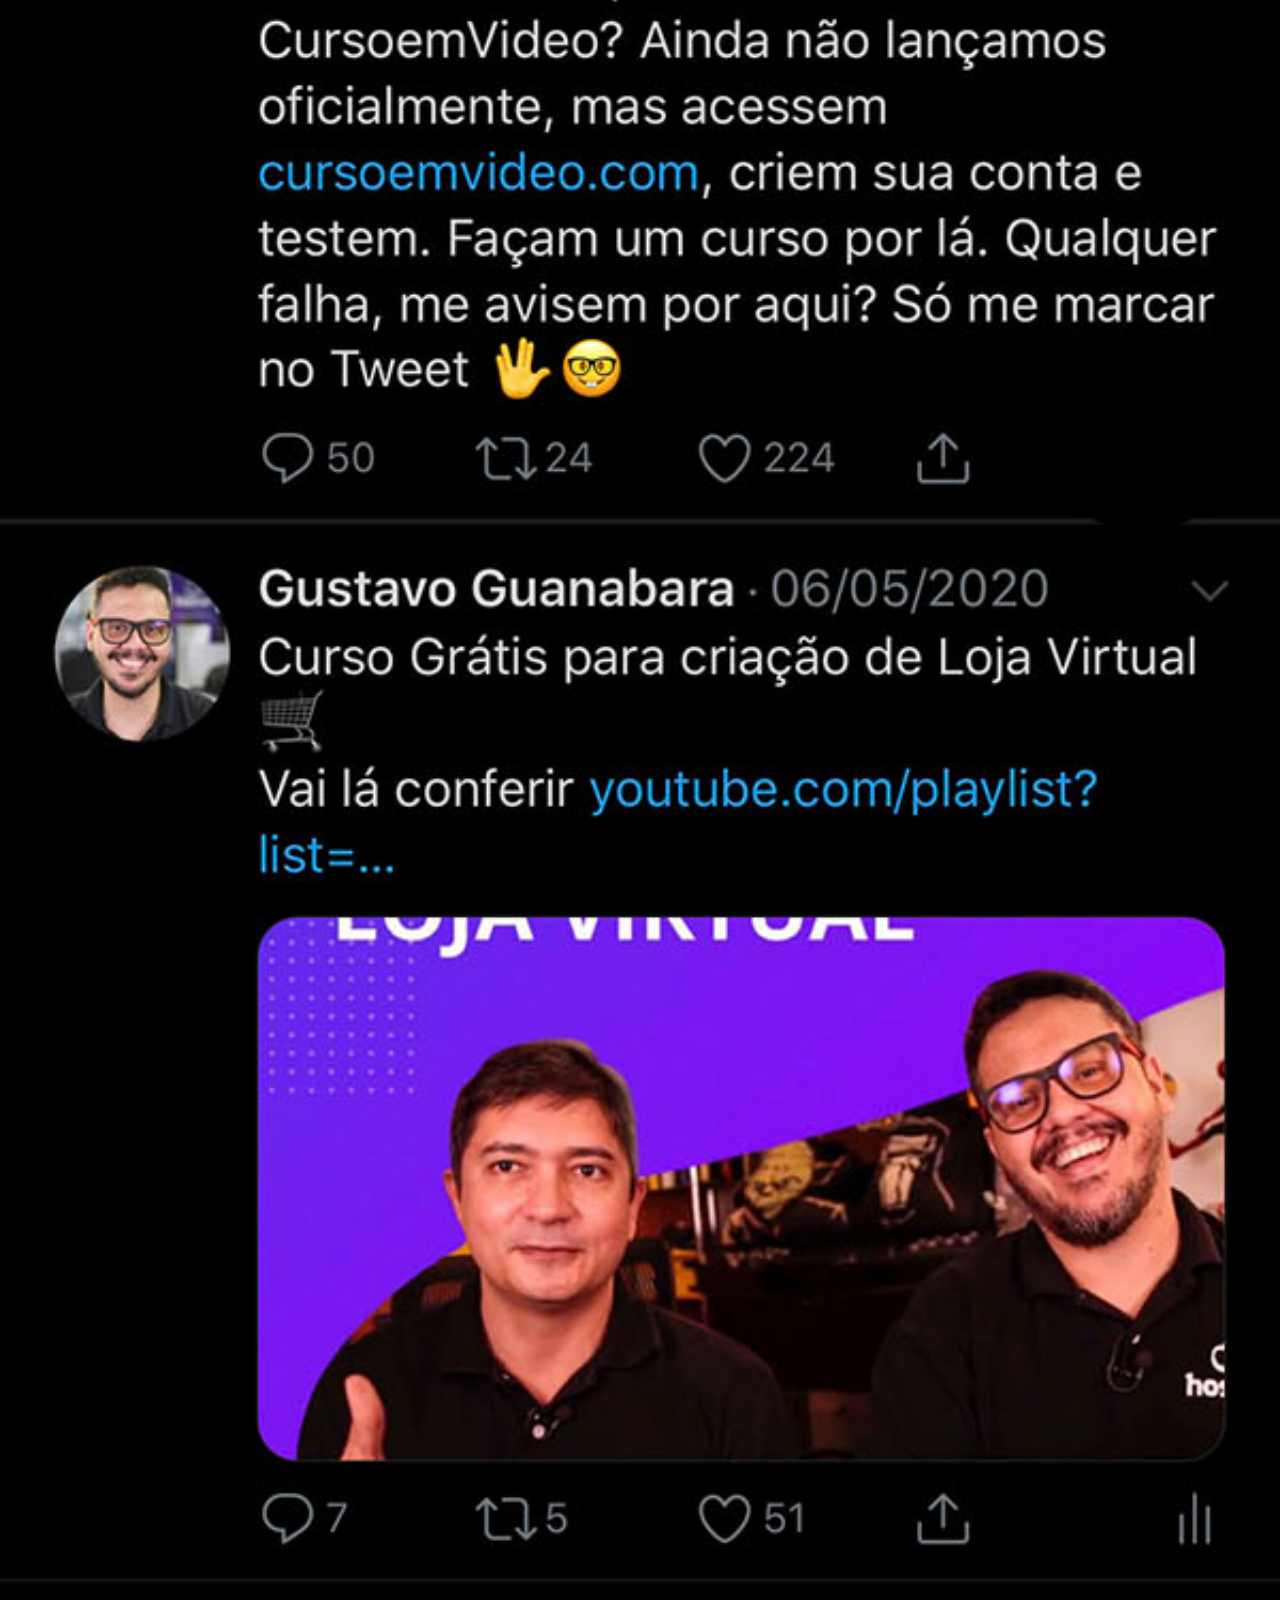
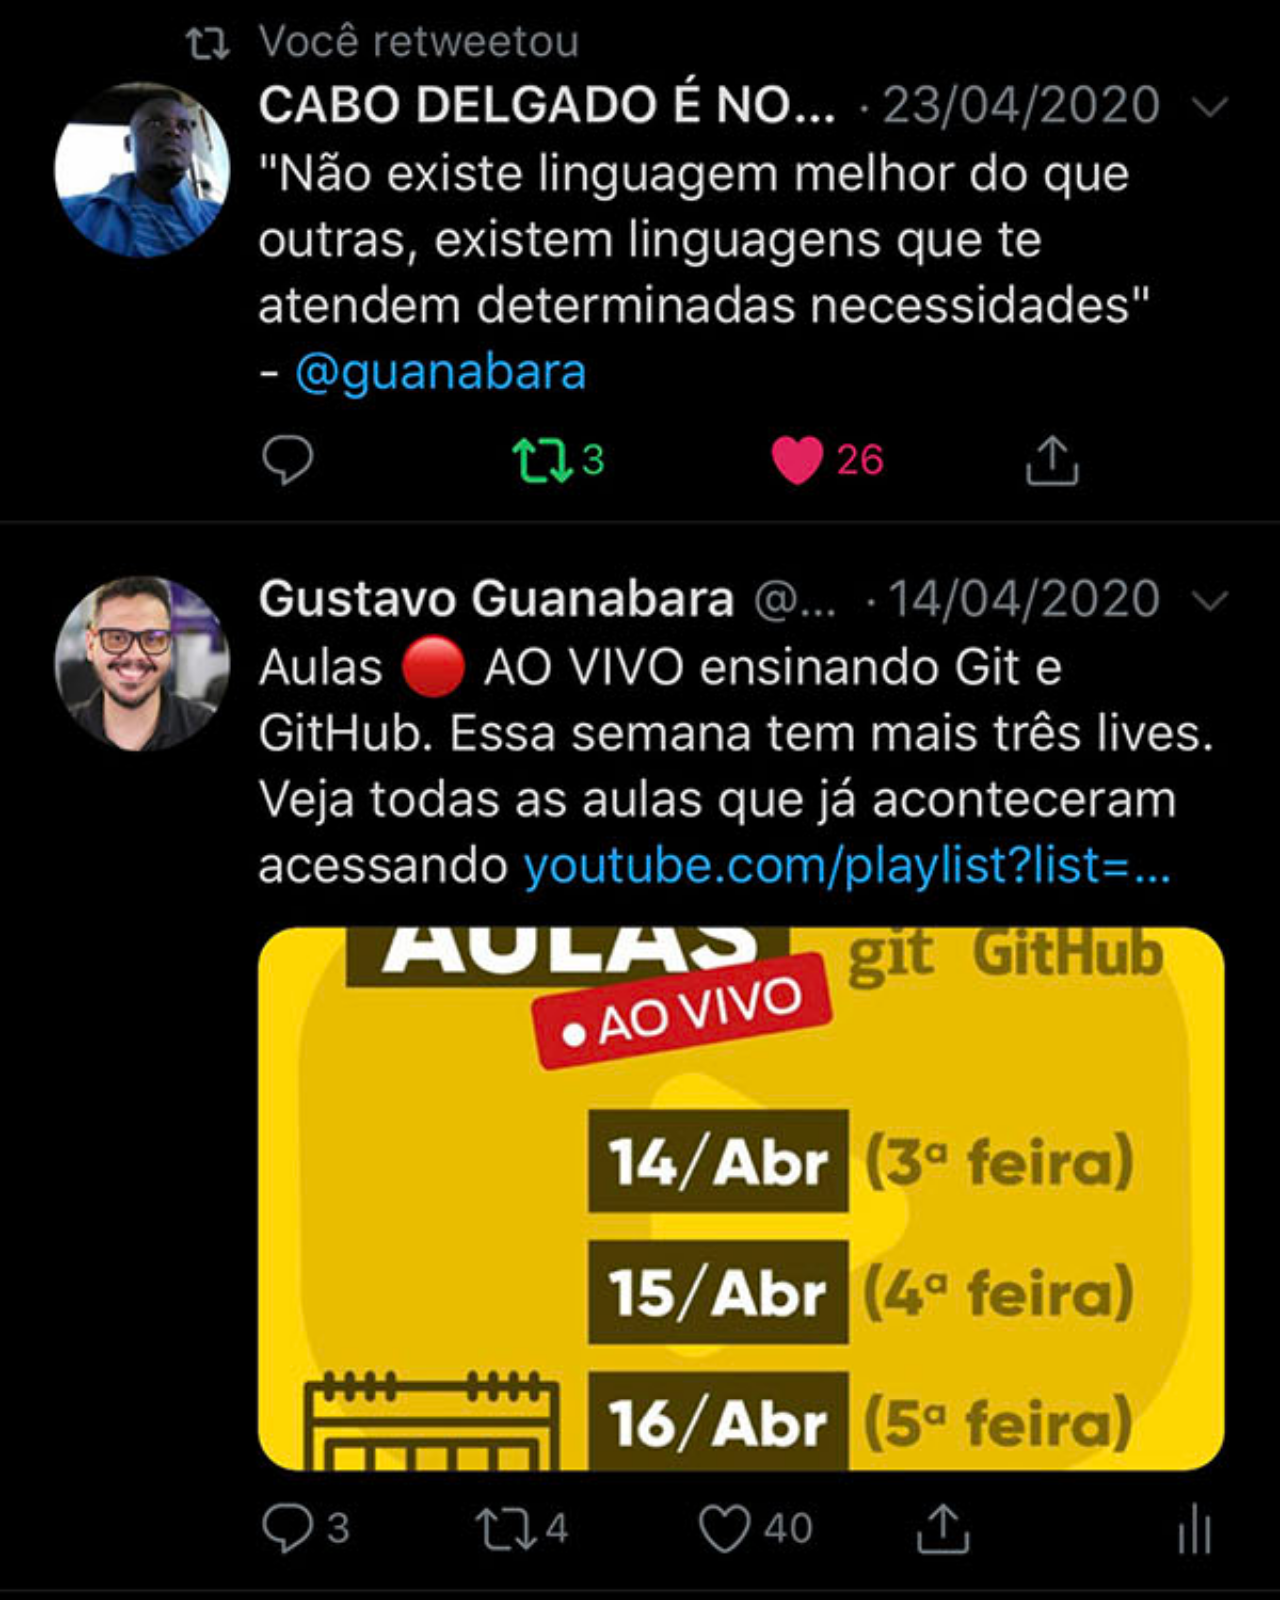
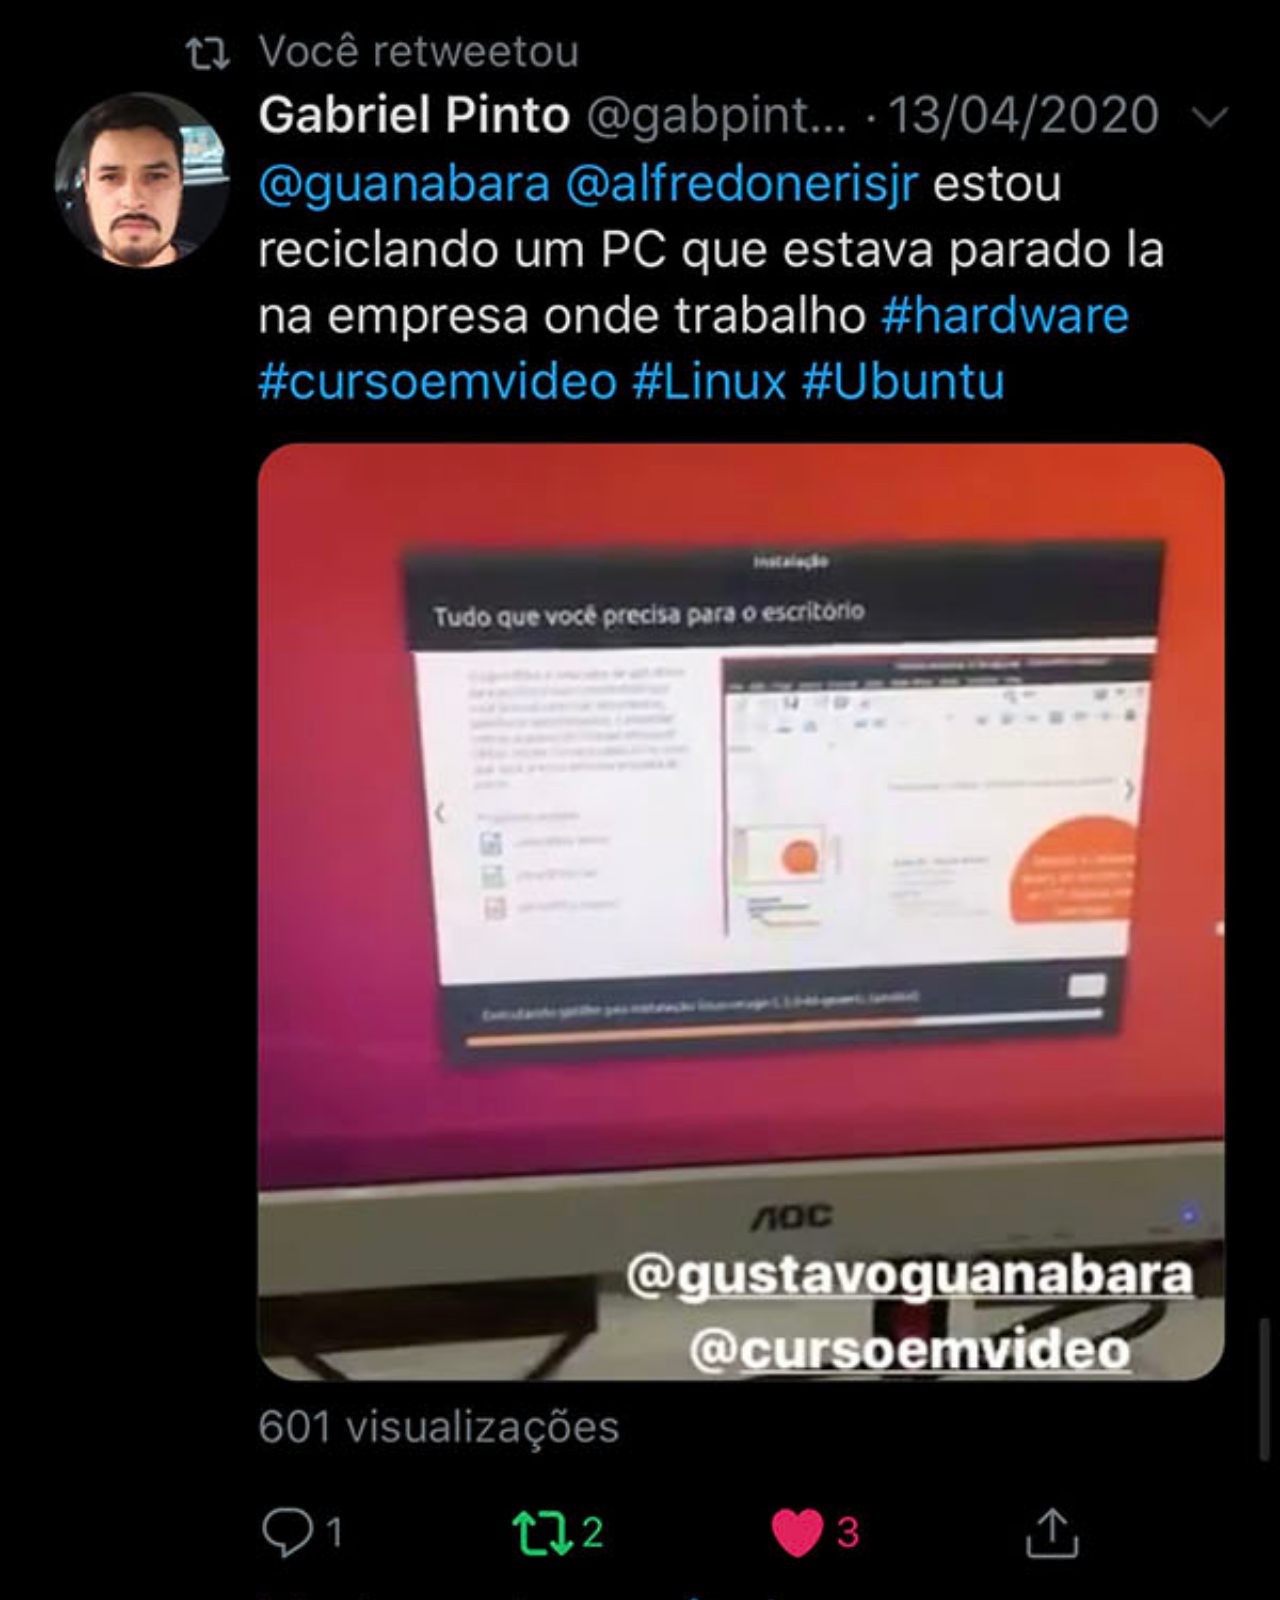
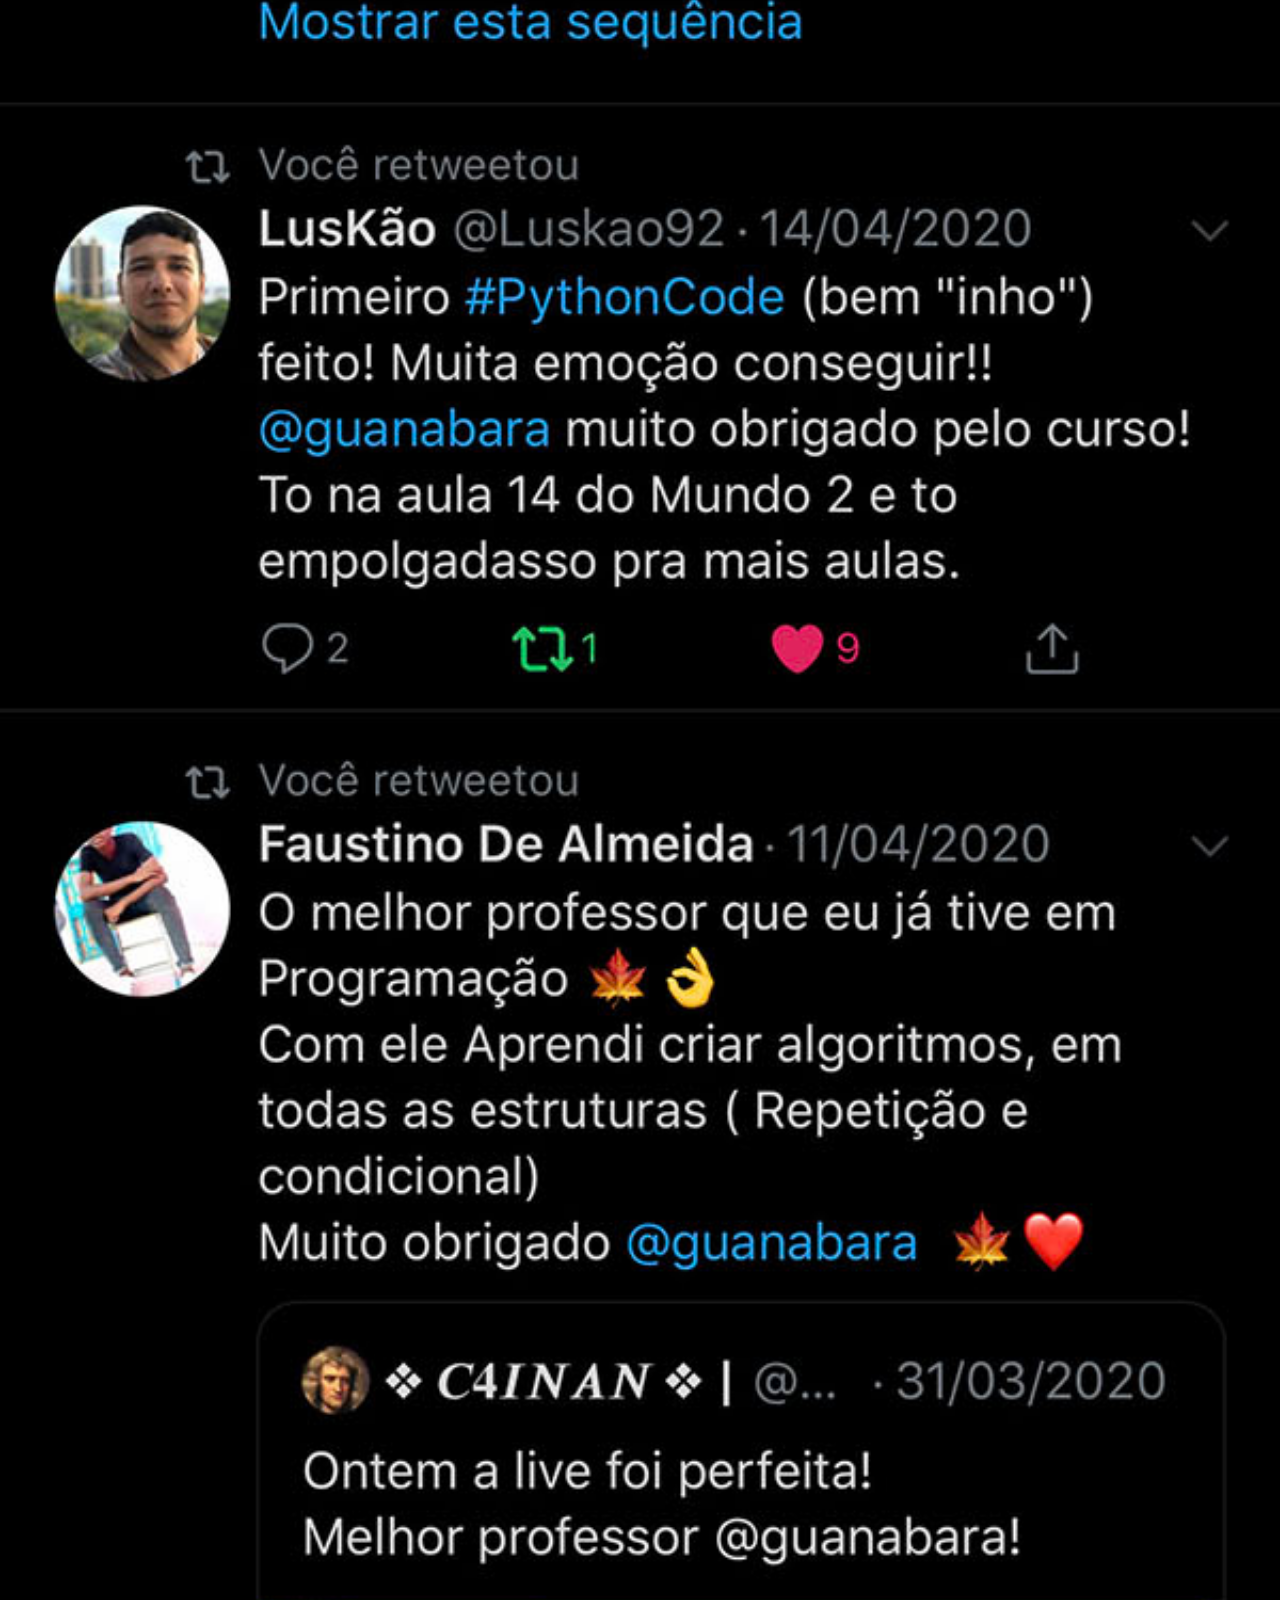
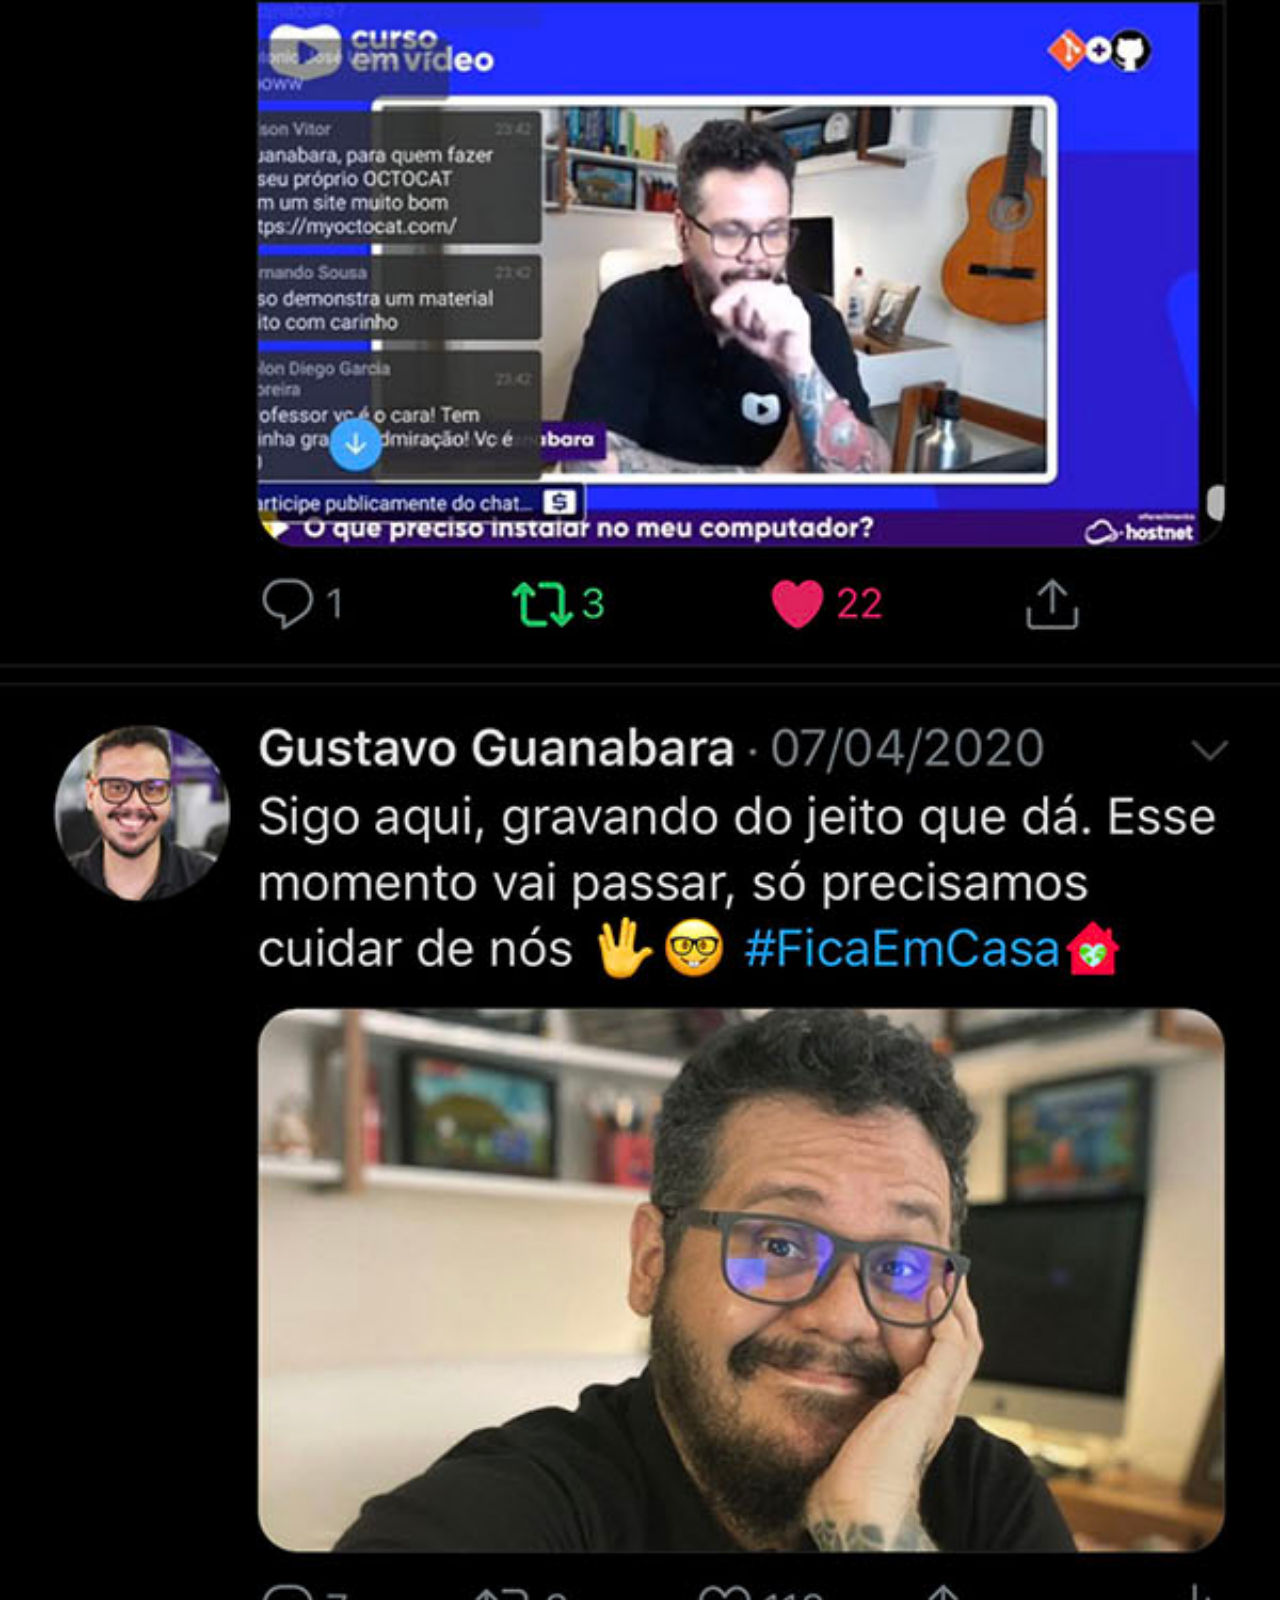
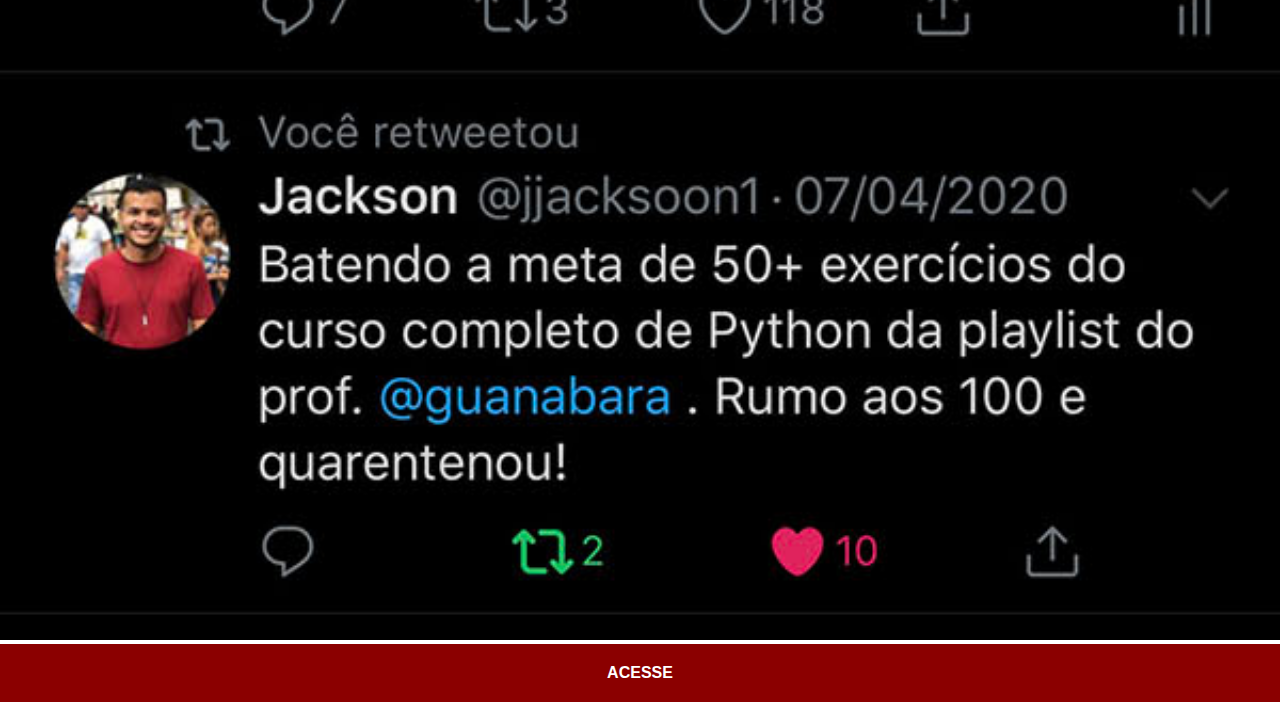
<file: paginas/twitter.html>
<!DOCTYPE html>
<html lang="pt-BR">
<head>
    <meta charset="UTF-8">
    <meta http-equiv="X-UA-Compatible" content="IE=edge">
    <meta name="viewport" content="width=device-width, initial-scale=1.0">
    <title>Twitter</title>

    <link rel="stylesheet" href="../estilos/sociais.css">

</head>
<body>
    <img src="../imagens/tela-twitter.jpg" alt="Twitter">
    <a href="https://twitter.com/i/flow/login?input_flow_data=%7B%22requested_variant%22%3A%22eyJsYW5nIjoicHQifQ%3D%3D%22%7D" target="_blank">ACESSE</a>
</body>
</html>
</file>
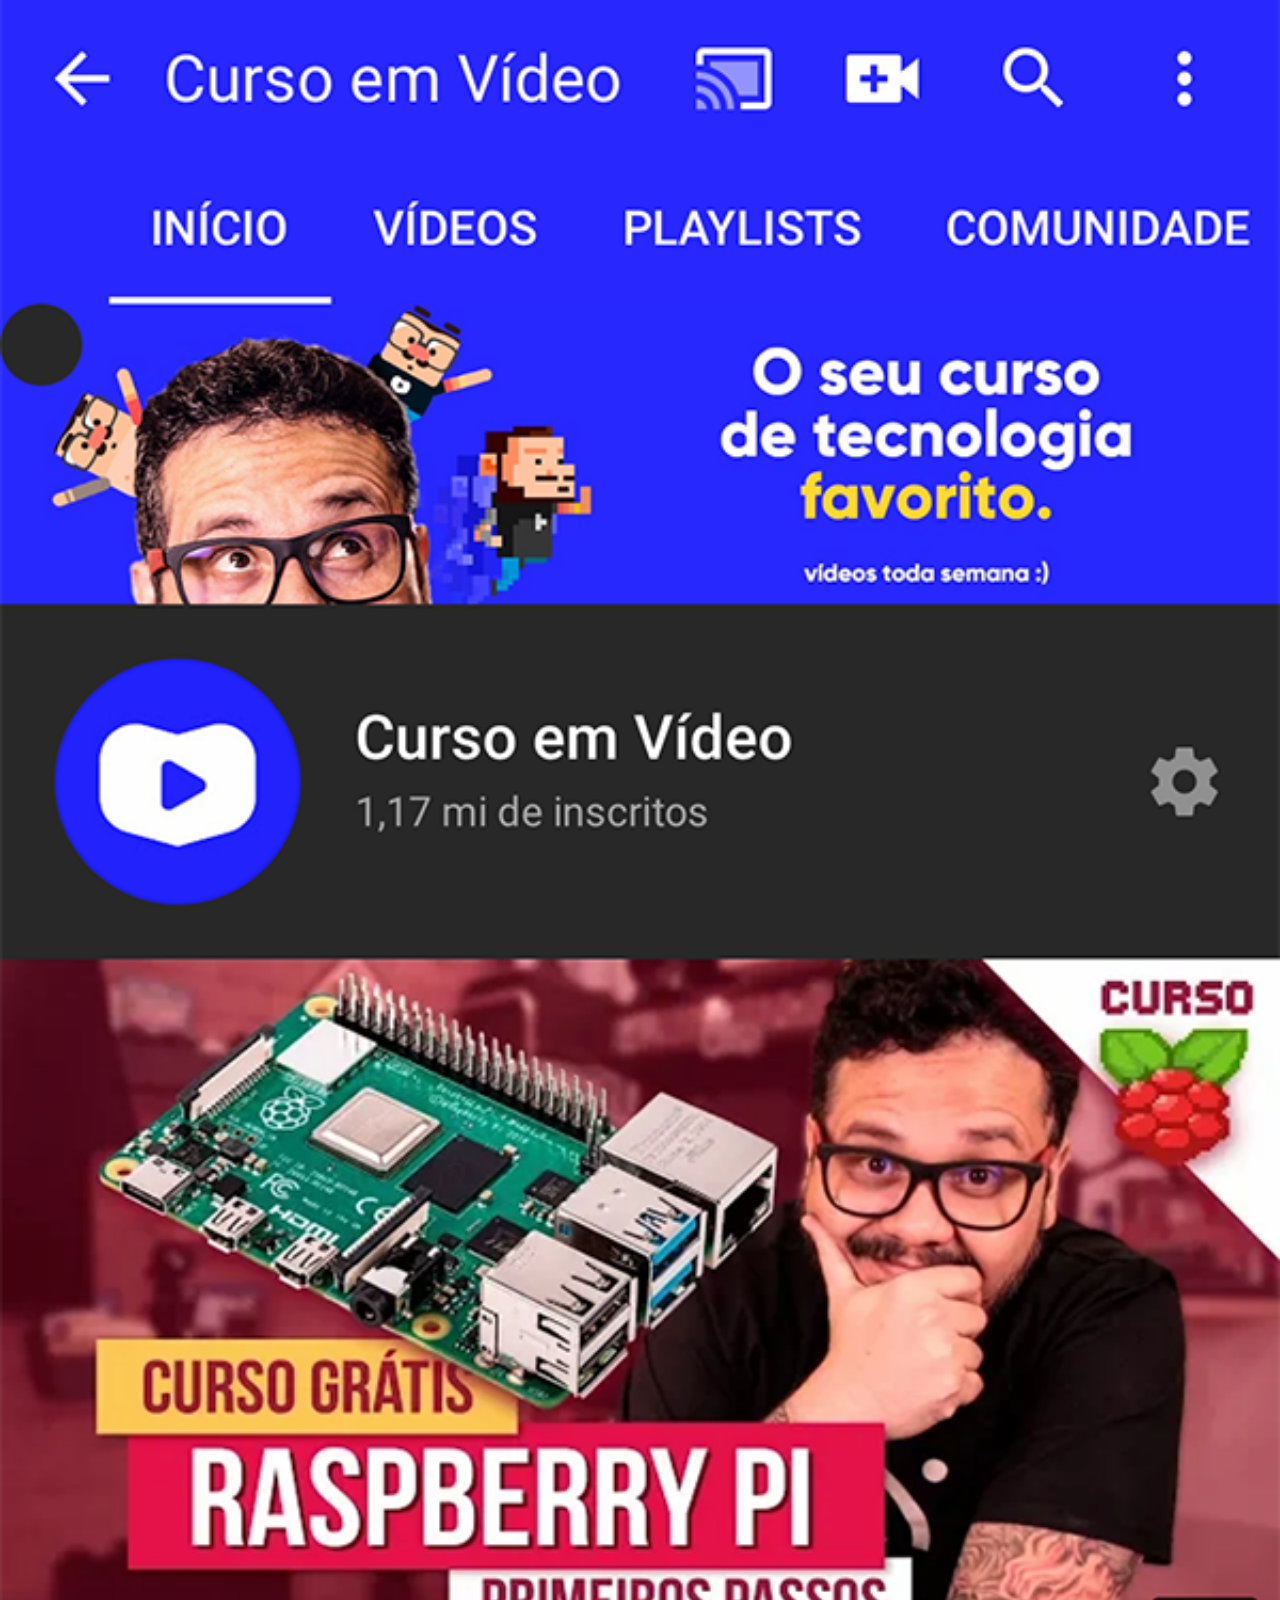
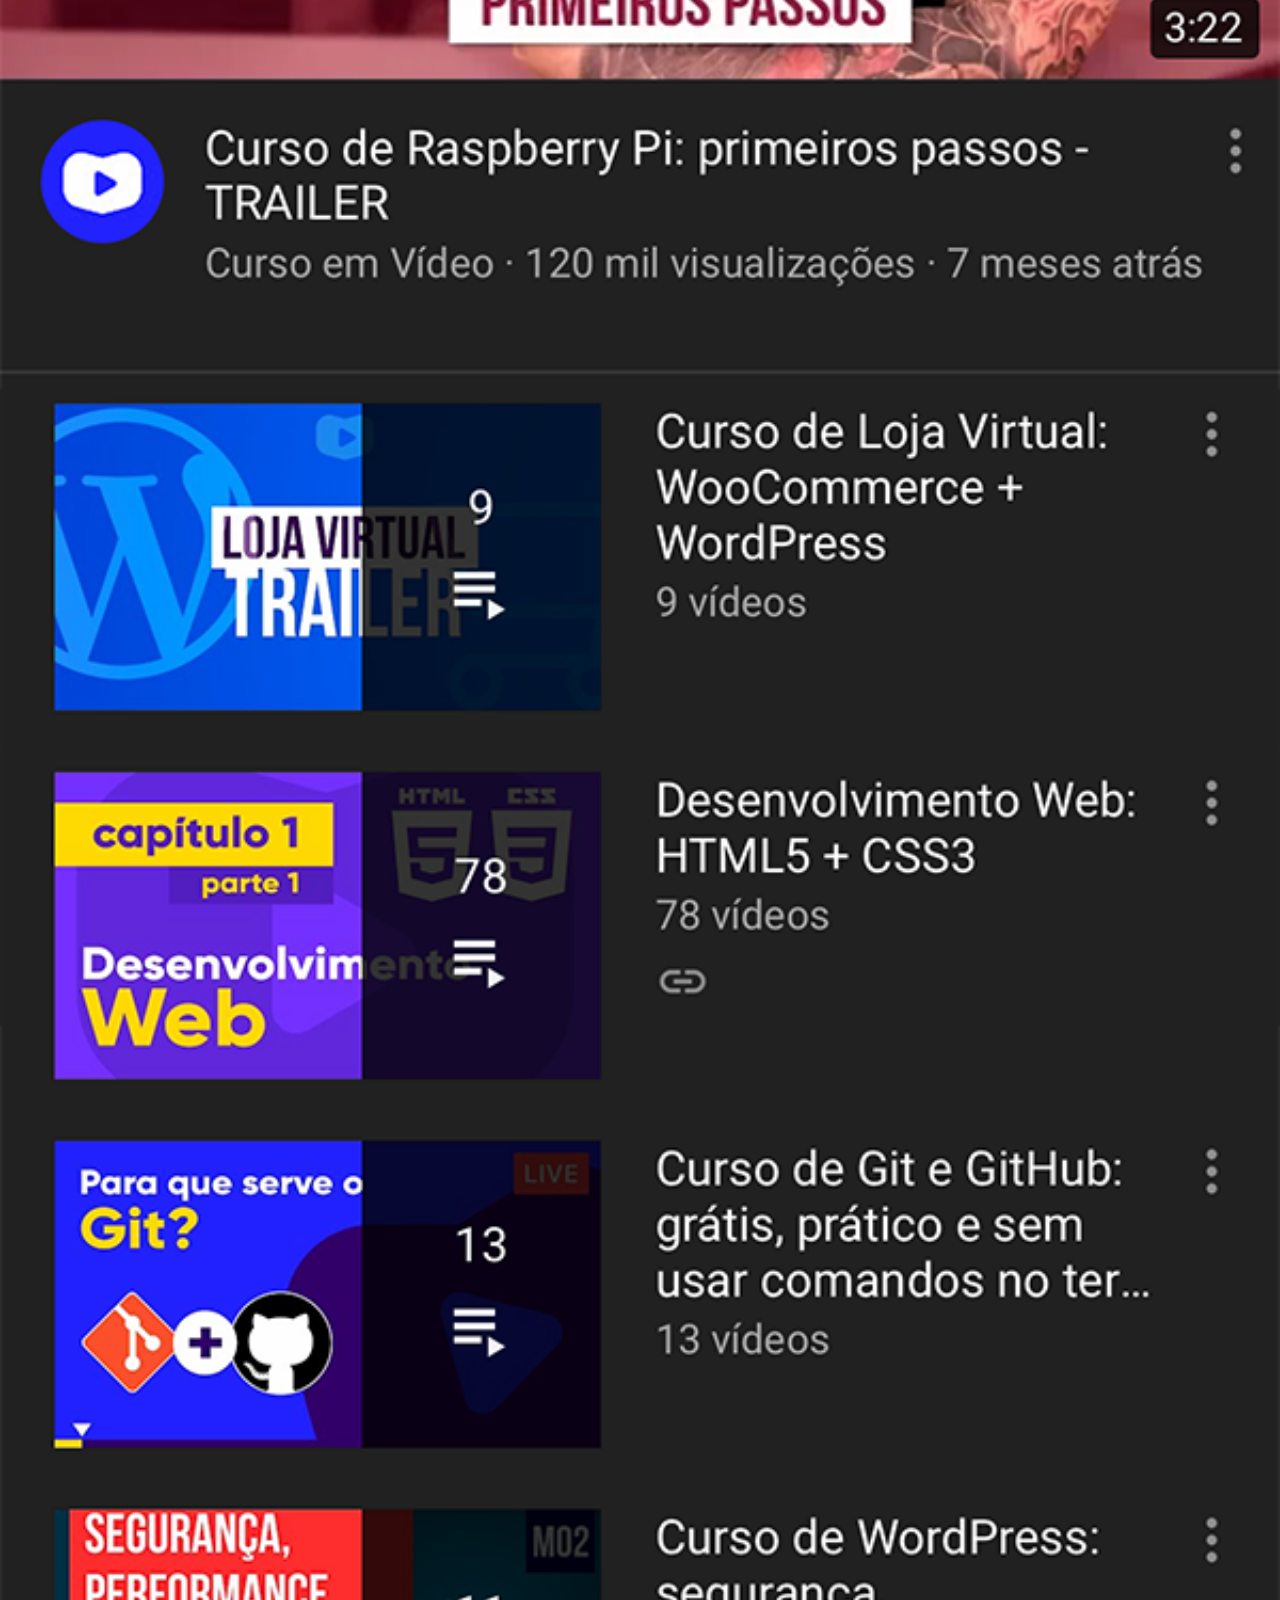
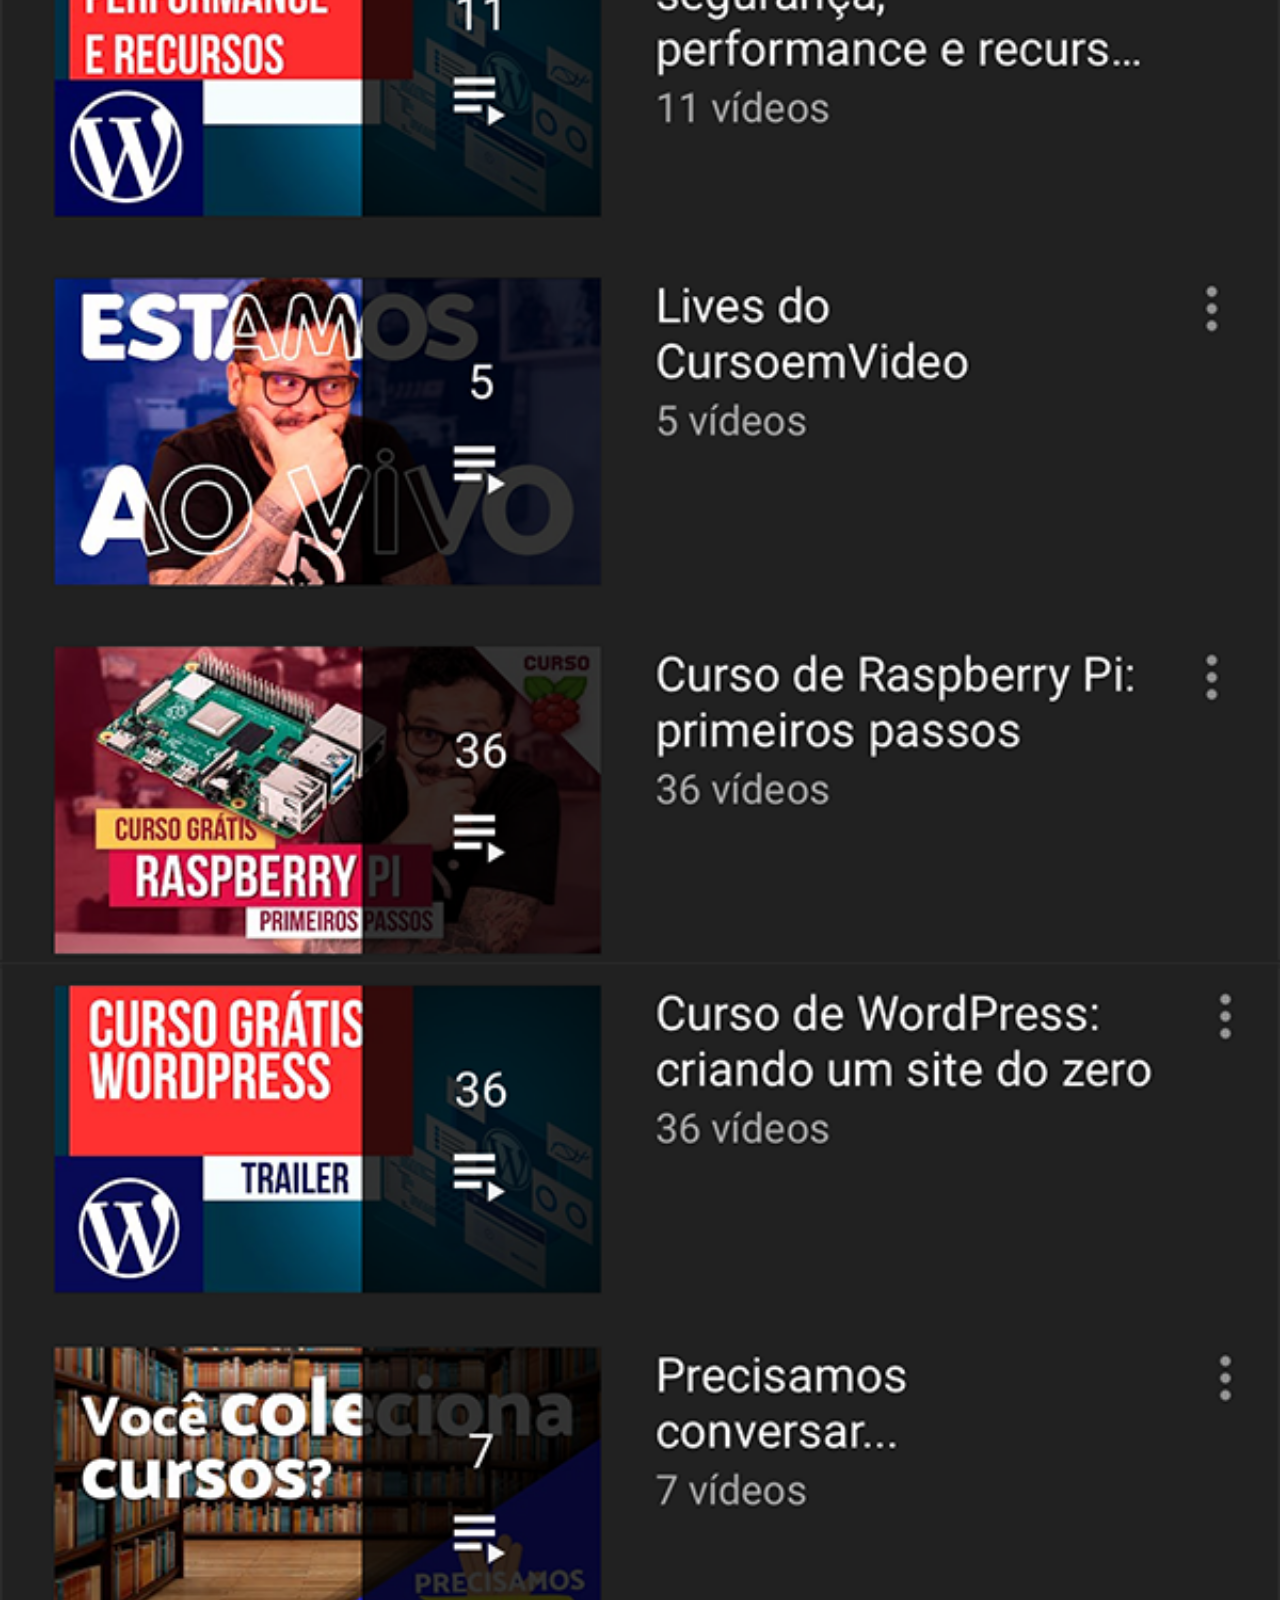
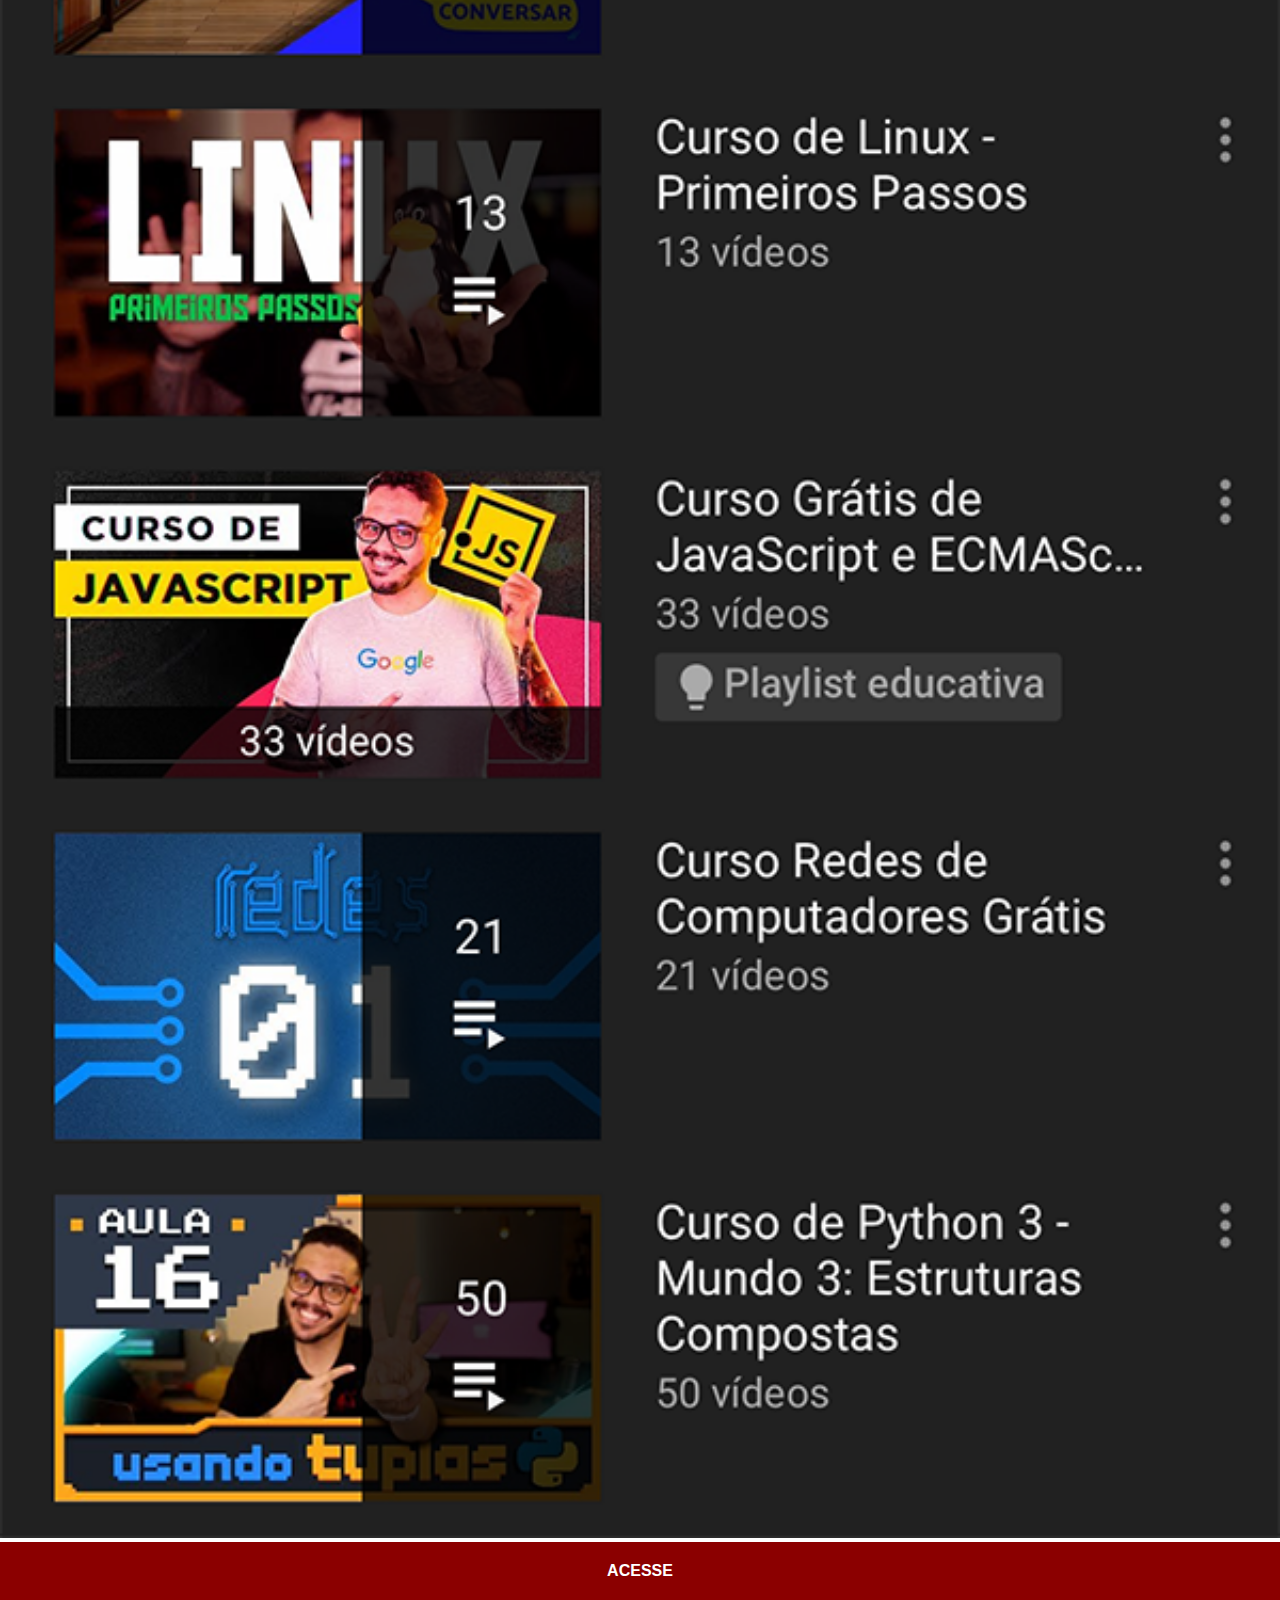
<file: paginas/youtube.html>
<!DOCTYPE html>
<html lang="pt-BR">
<head>
    <meta charset="UTF-8">
    <meta http-equiv="X-UA-Compatible" content="IE=edge">
    <meta name="viewport" content="width=device-width, initial-scale=1.0">
    <title>Youtube</title>

    <link rel="stylesheet" href="../estilos/sociais.css">

</head>
<body>
    <img src="../imagens/tela-youtube.png" alt="Youtube">
    <a href="https://www.youtube.com/@CursoemVideo" target="_blank">ACESSE</a>
</body>
</html>
</file>
<file: estilos/main.css>
@charset "UTF-8";

* {
    margin: 0px;
    padding: px;
    box-sizing: border-box;
    font-family: Arial, Helvetica, sans-serif;
} 

html, body {
    height: 100vh;
    width: 100vw;
    background-color: black;

}

body {
    background: url(../imagens/fundo-madeira.jpg) no-repeat top center;
    background-size: cover;
    background-attachment: fixed;
}

main {
    height: 100vh;
    position: relative;
}

#telefone {
    position: absolute;
    top: 50%;
    left: 50%;
    transform: translate(-50%, -50%);

    height: 627px;
    width: 311px;
    background: url(../imagens/frame-iphone.png) no-repeat;

}

iframe#tela {
    position: relative;
    top: 80px;
    left: 22px;
    width: 267px;
    height: 471px;
}

#redes-sociais {
    text-align: right;
}

#redes-sociais img {
    width: 50px;
    margin: 10px;
    border-radius: 50px;
    box-shadow: 2px 2px 5px rgba(0, 0, 0, 0.237);
}

#redes-sociais img:hover {
    border: 2px solid rgba(255, 255, 255, 0.615);
    transform: translate(-3px, -3px);
    box-shadow: 5px 5px 10px rgba(0, 0, 0, 0.601);
    transition: transform .3s;
}
</file>
<file: estilos/sociais.css>
@charset "UTF-8";

* {
    margin: 0px;
    padding: 0px;
    box-sizing: border-box;
    font-family: Arial, Helvetica, sans-serif;

}

::-webkit-scrollbar {
    width: 0px;
    height: 0px;
}

img {
    width: 100vw;

}

a {
    display: block;
    background-color: darkred;
    color: white;
    padding: 20px;
    text-align: center;
    font-weight: bolder;
    text-decoration: none;
}

a:hover {
    background-color: red;
}
</file>
